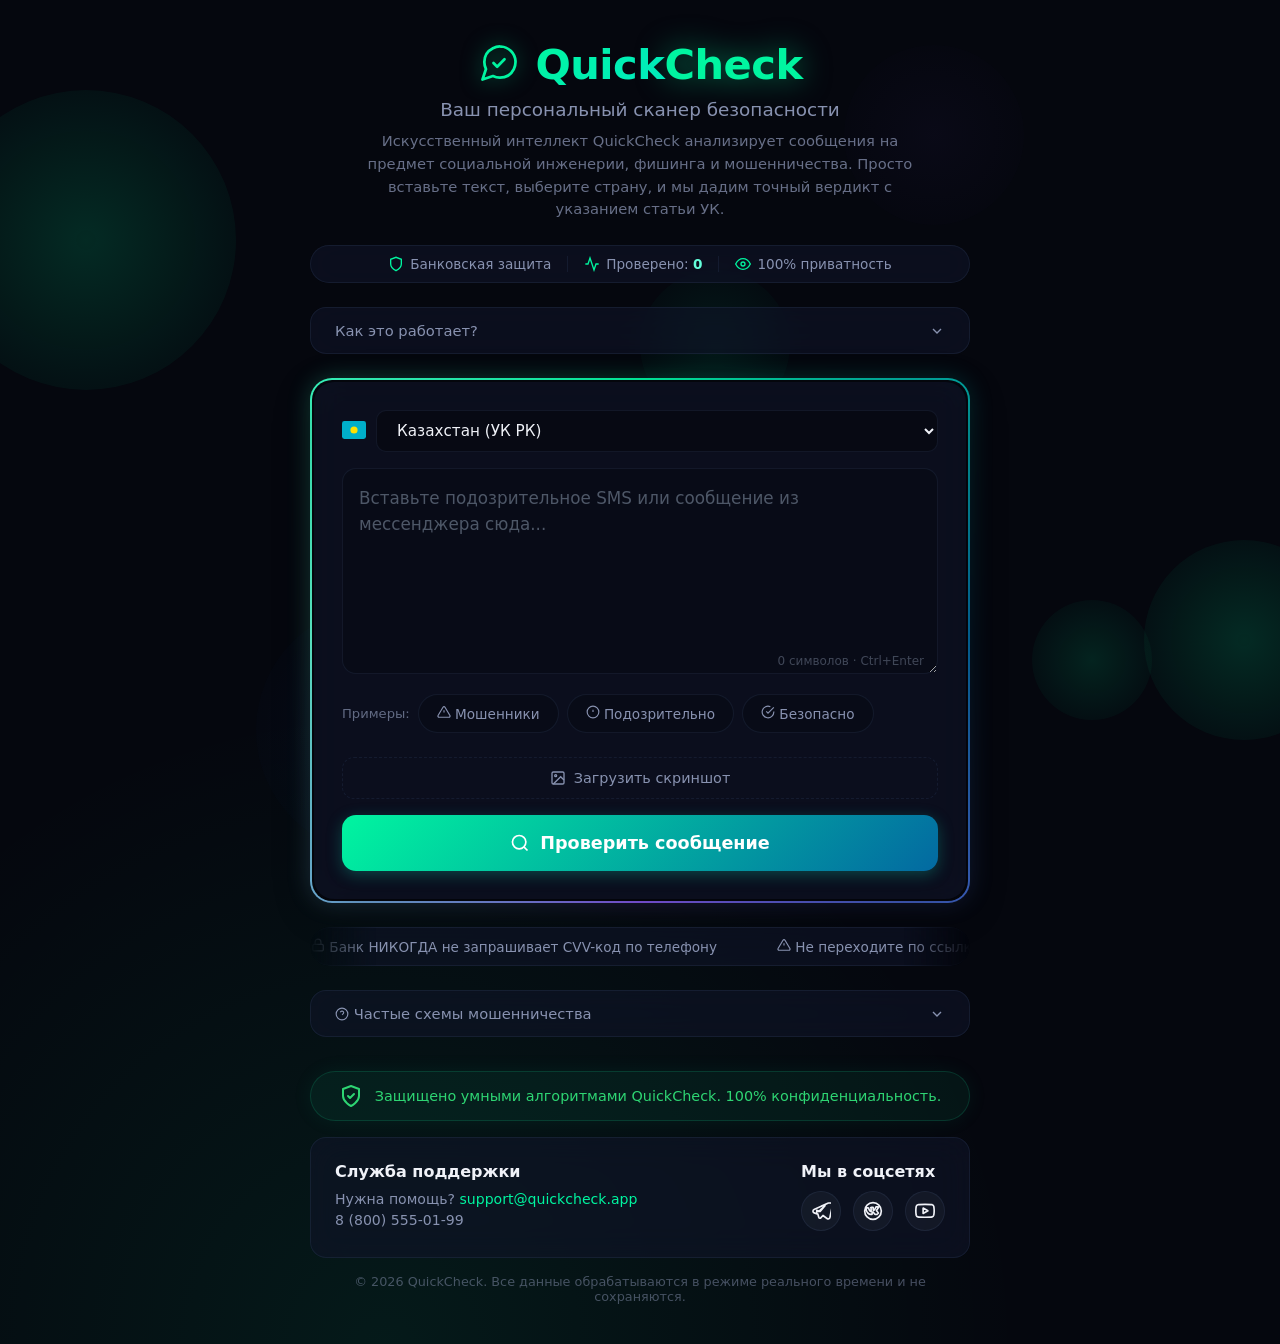
<file: index.html>
<!DOCTYPE html>
<html lang="ru">
<head>
    <meta charset="UTF-8">
    <meta name="viewport" content="width=device-width, initial-scale=1.0">
    <title>QuickCheck — Антифрод-сканер</title>
    <meta name="description" content="QuickCheck поможет защитить вас от мошенников. Вставьте подозрительное сообщение, и наш ИИ проверит его по строгим банковским правилам.">
    <link rel="stylesheet" href="style.css">
    <link rel="preconnect" href="https://fonts.googleapis.com">
    <link rel="preconnect" href="https://fonts.gstatic.com" crossorigin>
    <link href="https://fonts.googleapis.com/css2?family=Manrope:wght@400;500;600&family=Rajdhani:wght@500;600;700&family=JetBrains+Mono:wght@400;500&display=swap" rel="stylesheet">
</head>
<body>
    <!-- Animated background particles -->
    <div class="bg-particles">
        <div class="particle"></div>
        <div class="particle"></div>
        <div class="particle"></div>
        <div class="particle"></div>
        <div class="particle"></div>
        <div class="particle"></div>
    </div>

    <div class="app-container">
        <header class="header">
            <div class="logo">
                <div class="logo-icon">
                    <svg width="44" height="44" viewBox="0 0 24 24" fill="none" stroke="currentColor" stroke-width="1.5" stroke-linecap="round" stroke-linejoin="round">
                        <path d="M21 11.5a8.38 8.38 0 0 1-.9 3.8 8.5 8.5 0 0 1-7.6 4.7 8.38 8.38 0 0 1-3.8-.9L3 21l1.9-5.7a8.38 8.38 0 0 1-.9-3.8 8.5 8.5 0 0 1 4.7-7.6 8.38 8.38 0 0 1 3.8-.9h.5a8.48 8.48 0 0 1 8 8v.5z"></path>
                        <path d="M9 12l2 2 4-4"></path>
                    </svg>
                </div>
                <h1 class="logo-text">Quick<span class="accent">Check</span></h1>
            </div>
            <p class="subtitle">Ваш персональный сканер безопасности</p>
            <p class="description">Искусственный интеллект QuickCheck анализирует сообщения на предмет социальной инженерии, фишинга и мошенничества. Просто вставьте текст, выберите страну, и мы дадим точный вердикт с указанием статьи УК.</p>
        </header>

        <!-- Stats bar -->
        <div class="stats-bar">
            <div class="stat-item">
                <svg width="16" height="16" viewBox="0 0 24 24" fill="none" stroke="currentColor" stroke-width="2"><path d="M12 22s8-4 8-10V5l-8-3-8 3v7c0 6 8 10 8 10z"></path></svg>
                <span>Банковская защита</span>
            </div>
            <div class="stat-divider"></div>
            <div class="stat-item">
                <svg width="16" height="16" viewBox="0 0 24 24" fill="none" stroke="currentColor" stroke-width="2"><polyline points="22 12 18 12 15 21 9 3 6 12 2 12"></polyline></svg>
                <span>Проверено: <strong id="totalScans">0</strong></span>
            </div>
            <div class="stat-divider"></div>
            <div class="stat-item">
                <svg width="16" height="16" viewBox="0 0 24 24" fill="none" stroke="currentColor" stroke-width="2"><path d="M1 12s4-8 11-8 11 8 11 8-4 8-11 8-11-8-11-8z"></path><circle cx="12" cy="12" r="3"></circle></svg>
                <span>100% приватность</span>
            </div>
        </div>

        <!-- How it works -->
        <div class="how-it-works">
            <button class="hiw-toggle" id="hiwToggle">
                <span>Как это работает?</span>
                <svg class="hiw-arrow" width="16" height="16" viewBox="0 0 24 24" fill="none" stroke="currentColor" stroke-width="2"><polyline points="6 9 12 15 18 9"></polyline></svg>
            </button>
            <div class="hiw-content" id="hiwContent">
                <div class="hiw-steps">
                    <div class="hiw-step">
                        <div class="step-num">1</div>
                        <div class="step-body">
                            <strong>Вставьте сообщение</strong>
                            <p>Скопируйте подозрительное SMS, сообщение из WhatsApp или Telegram и вставьте в поле ввода.</p>
                        </div>
                    </div>
                    <div class="hiw-step">
                        <div class="step-num">2</div>
                        <div class="step-body">
                            <strong>ИИ анализирует</strong>
                            <p>Нейросеть проверяет текст по банковским правилам безопасности и законам вашей страны.</p>
                        </div>
                    </div>
                    <div class="hiw-step">
                        <div class="step-num">3</div>
                        <div class="step-body">
                            <strong>Получите вердикт</strong>
                            <p>Увидите чёткий результат с уровнем угрозы, статьёй УК и инструкцией к действию.</p>
                        </div>
                    </div>
                </div>
            </div>
        </div>

        <main class="main-content">
            <div class="glow-border-wrap">
            <div class="glass-panel input-section">
                <div class="settings-bar">
                    <div class="country-flag" id="countryFlag"><svg width="24" height="18" viewBox="0 0 20 15" fill="none"><rect width="20" height="15" rx="2" fill="#00AFCA"/><circle cx="10" cy="7.5" r="3" fill="#FFE100"/></svg></div>
                    <select id="countrySelect" class="custom-select">
                        <option value="РК">Казахстан (УК РК)</option>
                        <option value="РФ">Россия (УК РФ)</option>
                    </select>
                </div>
                <div class="textarea-wrapper">
                    <textarea id="messageInput" placeholder="Вставьте подозрительное SMS или сообщение из мессенджера сюда..." rows="6"></textarea>
                    <div class="char-count"><span id="charCount">0 символов</span> · Ctrl+Enter</div>
                </div>
                <div class="example-chips">
                    <span class="chip-label">Примеры:</span>
                    <button class="chip chip-danger" data-example="scam"><svg width="14" height="14" viewBox="0 0 24 24" fill="none" stroke="currentColor" stroke-width="2"><path d="M10.29 3.86L1.82 18a2 2 0 0 0 1.71 3h16.94a2 2 0 0 0 1.71-3L13.71 3.86a2 2 0 0 0-3.42 0z"></path><line x1="12" y1="9" x2="12" y2="13"></line><line x1="12" y1="17" x2="12.01" y2="17"></line></svg> Мошенники</button>
                    <button class="chip chip-warn" data-example="suspicious"><svg width="14" height="14" viewBox="0 0 24 24" fill="none" stroke="currentColor" stroke-width="2"><circle cx="12" cy="12" r="10"></circle><line x1="12" y1="8" x2="12" y2="12"></line><line x1="12" y1="16" x2="12.01" y2="16"></line></svg> Подозрительно</button>
                    <button class="chip chip-safe" data-example="safe"><svg width="14" height="14" viewBox="0 0 24 24" fill="none" stroke="currentColor" stroke-width="2"><path d="M22 11.08V12a10 10 0 1 1-5.93-9.14"></path><polyline points="22 4 12 14.01 9 11.01"></polyline></svg> Безопасно</button>
                </div>
                <div class="ocr-upload">
                    <input type="file" id="imageUpload" accept="image/*" hidden>
                    <button class="secondary-btn ocr-btn" id="ocrButton">
                        <svg width="16" height="16" viewBox="0 0 24 24" fill="none" stroke="currentColor" stroke-width="2"><rect x="3" y="3" width="18" height="18" rx="2" ry="2"></rect><circle cx="8.5" cy="8.5" r="1.5"></circle><polyline points="21 15 16 10 5 21"></polyline></svg>
                        <span>Загрузить скриншот</span>
                    </button>
                    <div id="ocrPreview" class="ocr-preview hidden"></div>
                </div>
                <button id="scanButton" class="primary-btn">
                    <svg class="btn-icon" width="20" height="20" viewBox="0 0 24 24" fill="none" stroke="currentColor" stroke-width="2"><circle cx="11" cy="11" r="8"></circle><line x1="21" y1="21" x2="16.65" y2="16.65"></line></svg>
                    <span class="btn-text">Проверить сообщение</span>
                    <span class="btn-loader hidden">
                        <svg class="spinner" viewBox="0 0 50 50">
                            <circle class="path" cx="25" cy="25" r="20" fill="none" stroke-width="5"></circle>
                        </svg>
                    </span>
                </button>
            </div>
            </div>

            <!-- Scanning animation overlay -->
            <div id="scanOverlay" class="scan-overlay hidden">
                <div class="cyber-laser"></div>
                <div class="scan-animation">
                    <div class="scan-ring"></div>
                    <div class="scan-ring ring-2"></div>
                    <div class="scan-ring ring-3"></div>
                    <svg class="scan-center-icon" width="32" height="32" viewBox="0 0 24 24" fill="none" stroke="currentColor" stroke-width="2"><path d="M12 22s8-4 8-10V5l-8-3-8 3v7c0 6 8 10 8 10z"></path></svg>
                </div>
                <p class="scan-text" id="scanText">Анализируем сообщение...</p>
                <div class="scan-steps">
                    <span class="scan-step" id="scanStep"><svg width="16" height="16" viewBox="0 0 24 24" fill="none" stroke="currentColor" stroke-width="2" style="vertical-align:-3px"><circle cx="11" cy="11" r="8"></circle><line x1="21" y1="21" x2="16.65" y2="16.65"></line></svg> Поиск признаков мошенничества...</span>
                </div>
                <div class="scan-progress">
                    <div class="scan-progress-bar"></div>
                </div>
            </div>

            <div id="resultSection" class="glass-panel result-section hidden">
                <div class="verdict-header">
                    <div class="verdict-icon" id="verdictIcon"></div>
                    <div id="verdictBadge" class="verdict-badge"></div>
                </div>
                
                <!-- Risk meter -->
                <div class="risk-meter" id="riskMeter">
                    <div class="risk-label">Уровень угрозы</div>
                    <div class="risk-bar-bg">
                        <div class="risk-bar-fill" id="riskBarFill"></div>
                    </div>
                    <div class="risk-value" id="riskValue">0%</div>
                </div>

                <div class="result-details">
                    <div class="detail-block">
                        <h3><svg width="18" height="18" viewBox="0 0 24 24" fill="none" stroke="currentColor" stroke-width="2"><circle cx="12" cy="12" r="10"></circle><line x1="12" y1="16" x2="12" y2="12"></line><line x1="12" y1="8" x2="12.01" y2="8"></line></svg> Почему такой вердикт?</h3>
                        <p id="explanationText"></p>
                    </div>
                    <div class="detail-block">
                        <h3><svg width="18" height="18" viewBox="0 0 24 24" fill="none" stroke="currentColor" stroke-width="2"><path d="M22 11.08V12a10 10 0 1 1-5.93-9.14"></path><polyline points="22 4 12 14.01 9 11.01"></polyline></svg> Что делать дальше?</h3>
                        <p id="instructionsText"></p>
                    </div>
                    <div class="detail-block" id="lawBlock">
                        <h3><svg width="18" height="18" viewBox="0 0 24 24" fill="none" stroke="currentColor" stroke-width="2"><path d="M14 2H6a2 2 0 0 0-2 2v16a2 2 0 0 0 2 2h12a2 2 0 0 0 2-2V8z"></path><polyline points="14 2 14 8 20 8"></polyline><line x1="16" y1="13" x2="8" y2="13"></line><line x1="16" y1="17" x2="8" y2="17"></line></svg> Юрисдикция</h3>
                        <p id="lawText"></p>
                    </div>
                    <div class="detail-block hidden" id="extractedBlock">
                        <h3><svg width="18" height="18" viewBox="0 0 24 24" fill="none" stroke="currentColor" stroke-width="2"><path d="M1 12s4-8 11-8 11 8 11 8-4 8-11 8-11-8-11-8z"></path><circle cx="12" cy="12" r="3"></circle></svg> Обнаружено в тексте</h3>
                        <div id="extractedContent" class="extracted-tags"></div>
                    </div>
                    <div class="detail-block hidden" id="socialEngBlock">
                        <h3><svg width="18" height="18" viewBox="0 0 24 24" fill="none" stroke="currentColor" stroke-width="2"><path d="M20 21v-2a4 4 0 0 0-4-4H8a4 4 0 0 0-4 4v2"></path><circle cx="12" cy="7" r="4"></circle></svg> Признаки социальной инженерии</h3>
                        <ul id="socialEngList" class="se-list"></ul>
                    </div>
                    <div class="detail-block hidden" id="ocrTextBlock">
                        <h3><svg width="18" height="18" viewBox="0 0 24 24" fill="none" stroke="currentColor" stroke-width="2"><rect x="3" y="3" width="18" height="18" rx="2" ry="2"></rect><circle cx="8.5" cy="8.5" r="1.5"></circle><polyline points="21 15 16 10 5 21"></polyline></svg> Распознанный текст</h3>
                        <p id="ocrTextContent" class="ocr-text-result"></p>
                    </div>
                </div>
                
                <div class="share-row">
                    <span class="share-label">Поделиться:</span>
                    <button class="share-btn share-tg" id="shareTg" title="Отправить в Telegram">
                        <svg viewBox="0 0 24 24" width="18" height="18" stroke="currentColor" stroke-width="2" fill="none"><path d="M21.198 2.433a2.242 2.242 0 0 0-1.022.215l-16.5 7.5a2.25 2.25 0 0 0 .126 4.148l4.47 1.49 1.15 4.025c.164.573.71.942 1.309.923.364-.012.71-.17.954-.437l2.67-2.923 4.88 3.6a2.25 2.25 0 0 0 3.518-1.42l3.05-14.5a2.25 2.25 0 0 0-2.605-2.62z"></path></svg>
                    </button>
                    <button class="share-btn share-wa" id="shareWa" title="Отправить в WhatsApp">
                        <svg viewBox="0 0 24 24" width="18" height="18" stroke="currentColor" stroke-width="2" fill="none"><path d="M21 11.5a8.38 8.38 0 0 1-.9 3.8 8.5 8.5 0 0 1-7.6 4.7 8.38 8.38 0 0 1-3.8-.9L3 21l1.9-5.7a8.38 8.38 0 0 1-.9-3.8 8.5 8.5 0 0 1 4.7-7.6 8.38 8.38 0 0 1 3.8-.9h.5a8.48 8.48 0 0 1 8 8v.5z"></path></svg>
                    </button>
                </div>

                <div class="result-actions">
                    <button class="secondary-btn" id="copyButton">
                        <svg width="16" height="16" viewBox="0 0 24 24" fill="none" stroke="currentColor" stroke-width="2"><rect x="9" y="9" width="13" height="13" rx="2" ry="2"></rect><path d="M5 15H4a2 2 0 0 1-2-2V4a2 2 0 0 1 2-2h9a2 2 0 0 1 2 2v1"></path></svg>
                        <span id="copyText">Скопировать</span>
                    </button>
                    <button class="secondary-btn" id="resetButton">
                        <svg width="16" height="16" viewBox="0 0 24 24" fill="none" stroke="currentColor" stroke-width="2"><polyline points="1 4 1 10 7 10"></polyline><path d="M3.51 15a9 9 0 1 0 2.13-9.36L1 10"></path></svg>
                        Новая проверка
                    </button>
                </div>
            </div>
        </main>

        <!-- History -->
        <div class="glass-panel history-section" id="historySection" style="display:none;">
            <div class="history-header">
                <h3>
                    <svg width="18" height="18" viewBox="0 0 24 24" fill="none" stroke="currentColor" stroke-width="2"><circle cx="12" cy="12" r="10"></circle><polyline points="12 6 12 12 16 14"></polyline></svg>
                    История проверок
                </h3>
                <button class="clear-history-btn" id="clearHistoryBtn">Очистить</button>
            </div>
            <div class="history-list" id="historyList"></div>
        </div>

        <!-- Safety Tips Ticker -->
        <div class="tips-ticker">
            <div class="ticker-track">
                <span class="ticker-item"><svg class="ticker-icon" width="14" height="14" viewBox="0 0 24 24" fill="none" stroke="currentColor" stroke-width="2"><rect x="3" y="11" width="18" height="11" rx="2" ry="2"></rect><path d="M7 11V7a5 5 0 0 1 10 0v4"></path></svg> Банк НИКОГДА не запрашивает CVV-код по телефону</span>
                <span class="ticker-item"><svg class="ticker-icon" width="14" height="14" viewBox="0 0 24 24" fill="none" stroke="currentColor" stroke-width="2"><path d="M10.29 3.86L1.82 18a2 2 0 0 0 1.71 3h16.94a2 2 0 0 0 1.71-3L13.71 3.86a2 2 0 0 0-3.42 0z"></path><line x1="12" y1="9" x2="12" y2="13"></line><line x1="12" y1="17" x2="12.01" y2="17"></line></svg> Не переходите по ссылкам из подозрительных SMS</span>
                <span class="ticker-item"><svg class="ticker-icon" width="14" height="14" viewBox="0 0 24 24" fill="none" stroke="currentColor" stroke-width="2"><path d="M12 22s8-4 8-10V5l-8-3-8 3v7c0 6 8 10 8 10z"></path></svg> Не сообщайте коды из SMS третьим лицам</span>
                <span class="ticker-item"><svg class="ticker-icon" width="14" height="14" viewBox="0 0 24 24" fill="none" stroke="currentColor" stroke-width="2"><path d="M22 16.92v3a2 2 0 0 1-2.18 2 19.79 19.79 0 0 1-8.63-3.07 19.5 19.5 0 0 1-6-6 19.79 19.79 0 0 1-3.07-8.67A2 2 0 0 1 4.11 2h3a2 2 0 0 1 2 1.72c.127.96.361 1.903.7 2.81a2 2 0 0 1-.45 2.11L8.09 9.91a16 16 0 0 0 6 6l1.27-1.27a2 2 0 0 1 2.11-.45c.907.339 1.85.573 2.81.7A2 2 0 0 1 22 16.92z"></path></svg> При сомнениях звоните в банк по номеру на карте</span>
                <span class="ticker-item"><svg class="ticker-icon" width="14" height="14" viewBox="0 0 24 24" fill="none" stroke="currentColor" stroke-width="2"><circle cx="12" cy="12" r="10"></circle><line x1="4.93" y1="4.93" x2="19.07" y2="19.07"></line></svg> «Безопасный счёт» — это всегда мошенничество</span>
                <span class="ticker-item"><svg class="ticker-icon" width="14" height="14" viewBox="0 0 24 24" fill="none" stroke="currentColor" stroke-width="2"><path d="M21 2l-2 2m-7.61 7.61a5.5 5.5 0 1 1-7.778 7.778 5.5 5.5 0 0 1 7.777-7.777zm0 0L15.5 7.5m0 0l3 3L22 7l-3-3m-3.5 3.5L19 4"></path></svg> Настоящий сотрудник банка знает ваше ФИО</span>
                <span class="ticker-item"><svg class="ticker-icon" width="14" height="14" viewBox="0 0 24 24" fill="none" stroke="currentColor" stroke-width="2"><rect x="3" y="11" width="18" height="11" rx="2" ry="2"></rect><path d="M7 11V7a5 5 0 0 1 10 0v4"></path></svg> Банк НИКОГДА не запрашивает CVV-код по телефону</span>
                <span class="ticker-item"><svg class="ticker-icon" width="14" height="14" viewBox="0 0 24 24" fill="none" stroke="currentColor" stroke-width="2"><path d="M10.29 3.86L1.82 18a2 2 0 0 0 1.71 3h16.94a2 2 0 0 0 1.71-3L13.71 3.86a2 2 0 0 0-3.42 0z"></path><line x1="12" y1="9" x2="12" y2="13"></line><line x1="12" y1="17" x2="12.01" y2="17"></line></svg> Не переходите по ссылкам из подозрительных SMS</span>
                <span class="ticker-item"><svg class="ticker-icon" width="14" height="14" viewBox="0 0 24 24" fill="none" stroke="currentColor" stroke-width="2"><path d="M12 22s8-4 8-10V5l-8-3-8 3v7c0 6 8 10 8 10z"></path></svg> Не сообщайте коды из SMS третьим лицам</span>
                <span class="ticker-item"><svg class="ticker-icon" width="14" height="14" viewBox="0 0 24 24" fill="none" stroke="currentColor" stroke-width="2"><path d="M22 16.92v3a2 2 0 0 1-2.18 2 19.79 19.79 0 0 1-8.63-3.07 19.5 19.5 0 0 1-6-6 19.79 19.79 0 0 1-3.07-8.67A2 2 0 0 1 4.11 2h3a2 2 0 0 1 2 1.72c.127.96.361 1.903.7 2.81a2 2 0 0 1-.45 2.11L8.09 9.91a16 16 0 0 0 6 6l1.27-1.27a2 2 0 0 1 2.11-.45c.907.339 1.85.573 2.81.7A2 2 0 0 1 22 16.92z"></path></svg> При сомнениях звоните в банк по номеру на карте</span>
                <span class="ticker-item"><svg class="ticker-icon" width="14" height="14" viewBox="0 0 24 24" fill="none" stroke="currentColor" stroke-width="2"><circle cx="12" cy="12" r="10"></circle><line x1="4.93" y1="4.93" x2="19.07" y2="19.07"></line></svg> «Безопасный счёт» — это всегда мошенничество</span>
                <span class="ticker-item"><svg class="ticker-icon" width="14" height="14" viewBox="0 0 24 24" fill="none" stroke="currentColor" stroke-width="2"><path d="M21 2l-2 2m-7.61 7.61a5.5 5.5 0 1 1-7.778 7.778 5.5 5.5 0 0 1 7.777-7.777zm0 0L15.5 7.5m0 0l3 3L22 7l-3-3m-3.5 3.5L19 4"></path></svg> Настоящий сотрудник банка знает ваше ФИО</span>
            </div>
        </div>

        <!-- FAQ -->
        <div class="how-it-works">
            <button class="hiw-toggle" id="faqToggle">
                <span><svg width="14" height="14" viewBox="0 0 24 24" fill="none" stroke="currentColor" stroke-width="2" style="vertical-align:-2px"><circle cx="12" cy="12" r="10"></circle><path d="M9.09 9a3 3 0 0 1 5.83 1c0 2-3 3-3 3"></path><line x1="12" y1="17" x2="12.01" y2="17"></line></svg> Частые схемы мошенничества</span>
                <svg class="hiw-arrow" width="16" height="16" viewBox="0 0 24 24" fill="none" stroke="currentColor" stroke-width="2"><polyline points="6 9 12 15 18 9"></polyline></svg>
            </button>
            <div class="hiw-content" id="faqContent">
                <div class="faq-list">
                    <div class="faq-item">
                        <div class="faq-icon"><svg width="22" height="22" viewBox="0 0 24 24" fill="none" stroke="var(--accent-light)" stroke-width="2"><rect x="5" y="2" width="14" height="20" rx="2" ry="2"></rect><line x1="12" y1="18" x2="12.01" y2="18"></line></svg></div>
                        <div>
                            <strong>«Ваш счёт заблокирован»</strong>
                            <p>Мошенники звонят от имени банка, сообщают о блокировке и просят перевести деньги на «безопасный счёт».</p>
                        </div>
                    </div>
                    <div class="faq-item">
                        <div class="faq-icon"><svg width="22" height="22" viewBox="0 0 24 24" fill="none" stroke="var(--accent-light)" stroke-width="2"><polyline points="20 12 20 22 4 22 4 12"></polyline><rect x="2" y="7" width="20" height="5"></rect><line x1="12" y1="22" x2="12" y2="7"></line><path d="M12 7H7.5a2.5 2.5 0 0 1 0-5C11 2 12 7 12 7z"></path><path d="M12 7h4.5a2.5 2.5 0 0 0 0-5C13 2 12 7 12 7z"></path></svg></div>
                        <div>
                            <strong>«Вы выиграли приз!»</strong>
                            <p>Сообщения о выигрыше в конкурсе, в котором вы не участвовали — это ловушка для кражи данных.</p>
                        </div>
                    </div>
                    <div class="faq-item">
                        <div class="faq-icon"><svg width="22" height="22" viewBox="0 0 24 24" fill="none" stroke="var(--accent-light)" stroke-width="2"><path d="M10 13a5 5 0 0 0 7.54.54l3-3a5 5 0 0 0-7.07-7.07l-1.72 1.71"></path><path d="M14 11a5 5 0 0 0-7.54-.54l-3 3a5 5 0 0 0 7.07 7.07l1.71-1.71"></path></svg></div>
                        <div>
                            <strong>Фишинговые ссылки</strong>
                            <p>Ссылки на поддельные сайты банков или магазинов для кражи логинов и паролей.</p>
                        </div>
                    </div>
                    <div class="faq-item">
                        <div class="faq-icon"><svg width="22" height="22" viewBox="0 0 24 24" fill="none" stroke="var(--accent-light)" stroke-width="2"><rect x="1" y="4" width="22" height="16" rx="2" ry="2"></rect><line x1="1" y1="10" x2="23" y2="10"></line></svg></div>
                        <div>
                            <strong>«Назовите код из SMS»</strong>
                            <p>Никому не сообщайте коды подтверждения — даже если звонящий представляется сотрудником банка.</p>
                        </div>
                    </div>
                </div>
            </div>
        </div>

        <footer class="footer">
            <div class="trust-badge">
                <svg width="24" height="24" viewBox="0 0 24 24" fill="none" stroke="currentColor" stroke-width="2" stroke-linecap="round" stroke-linejoin="round" class="trust-icon"><path d="M12 22s8-4 8-10V5l-8-3-8 3v7c0 6 8 10 8 10z"></path><path d="M9 12l2 2 4-4"></path></svg>
                <span>Защищено умными алгоритмами QuickCheck. 100% конфиденциальность.</span>
            </div>
            
            <div class="footer-bottom">
                <div class="support-info">
                    <h4>Служба поддержки</h4>
                    <p>Нужна помощь? <a href="#">support@quickcheck.app</a></p>
                    <p>8 (800) 555-01-99</p>
                </div>
                
                <div class="social-links">
                    <h4>Мы в соцсетях</h4>
                    <div class="social-icons">
                        <a href="#" aria-label="Telegram"><svg viewBox="0 0 24 24" width="20" height="20" stroke="currentColor" stroke-width="2" fill="none" stroke-linecap="round" stroke-linejoin="round"><path d="M21.198 2.433a2.242 2.242 0 0 0-1.022.215l-16.5 7.5a2.25 2.25 0 0 0 .126 4.148l4.47 1.49 1.15 4.025c.164.573.71.942 1.309.923.364-.012.71-.17.954-.437l2.67-2.923 4.88 3.6a2.25 2.25 0 0 0 3.518-1.42l3.05-14.5a2.25 2.25 0 0 0-2.605-2.62zM6.923 13.064l2.84-.947 7.02-6.556-5.83 7.07-4.03-1.343v1.776z"></path></svg></a>
                        <a href="#" aria-label="VK"><svg viewBox="0 0 24 24" width="20" height="20" stroke="currentColor" stroke-width="2" fill="none" stroke-linecap="round" stroke-linejoin="round"><path d="M12 2C6.477 2 2 6.477 2 12s4.477 10 10 10 10-4.477 10-10S17.523 2 12 2zm4.82 14.15l-2.02-.04c-.3 0-.6-.18-.83-.49-.78-1.05-1.57-2.05-2.04-2.31-.22-.12-.47-.16-.62-.1-.23.09-.38.31-.38.58v1.72c0 .35-.2.53-.59.58-1.63.2-3.41-.47-4.73-1.89C3.89 12.33 3.65 9 3.64 8.7c0-.28.16-.47.46-.49h1.96c.26 0 .47.16.57.4.52 1.57 1.34 2.92 2.24 3.7.19.16.4.23.57.19.17-.04.28-.2.28-.42V8.76c0-.28-.15-.46-.43-.54-.15-.04-.15-.15-.05-.27.17-.18.47-.25.9-.25h1.72c.26 0 .41.13.41.38v2.75c0 .24.16.36.37.38.22.01.48-.09.68-.28.9-.84 1.63-2.17 2-3.38.1-.33.31-.5.64-.5h2.08c.37 0 .5.2.45.47-.1.53-.59 1.44-1.28 2.37-.58.78-1.22 1.4-1.12 1.58.11.19.38.38.74.77.72.77 1.34 1.56 1.6 2.19.14.33 0 .55-.42.55z"></path></svg></a>
                        <a href="#" aria-label="YouTube"><svg viewBox="0 0 24 24" width="20" height="20" stroke="currentColor" stroke-width="2" fill="none" stroke-linecap="round" stroke-linejoin="round"><path d="M22.54 6.42a2.78 2.78 0 0 0-1.94-2C18.88 4 12 4 12 4s-6.88 0-8.6.46a2.78 2.78 0 0 0-1.94 2A29 29 0 0 0 1 11.75a29 29 0 0 0 .46 5.33A2.78 2.78 0 0 0 3.4 19c1.72.46 8.6.46 8.6.46s6.88 0 8.6-.46a2.78 2.78 0 0 0 1.94-2 29 29 0 0 0 .46-5.25 29 29 0 0 0-.46-5.33z"></path><polygon points="9.75 15.02 15.5 11.75 9.75 8.48 9.75 15.02"></polygon></svg></a>
                    </div>
                </div>
            </div>

            <p class="copyright">&copy; 2026 QuickCheck. Все данные обрабатываются в режиме реального времени и не сохраняются.</p>
        </footer>
    </div>
    <!-- Toast container -->
    <div id="toastContainer" class="toast-container"></div>
    <script src="script.js"></script>
</body>
</html>
</file>
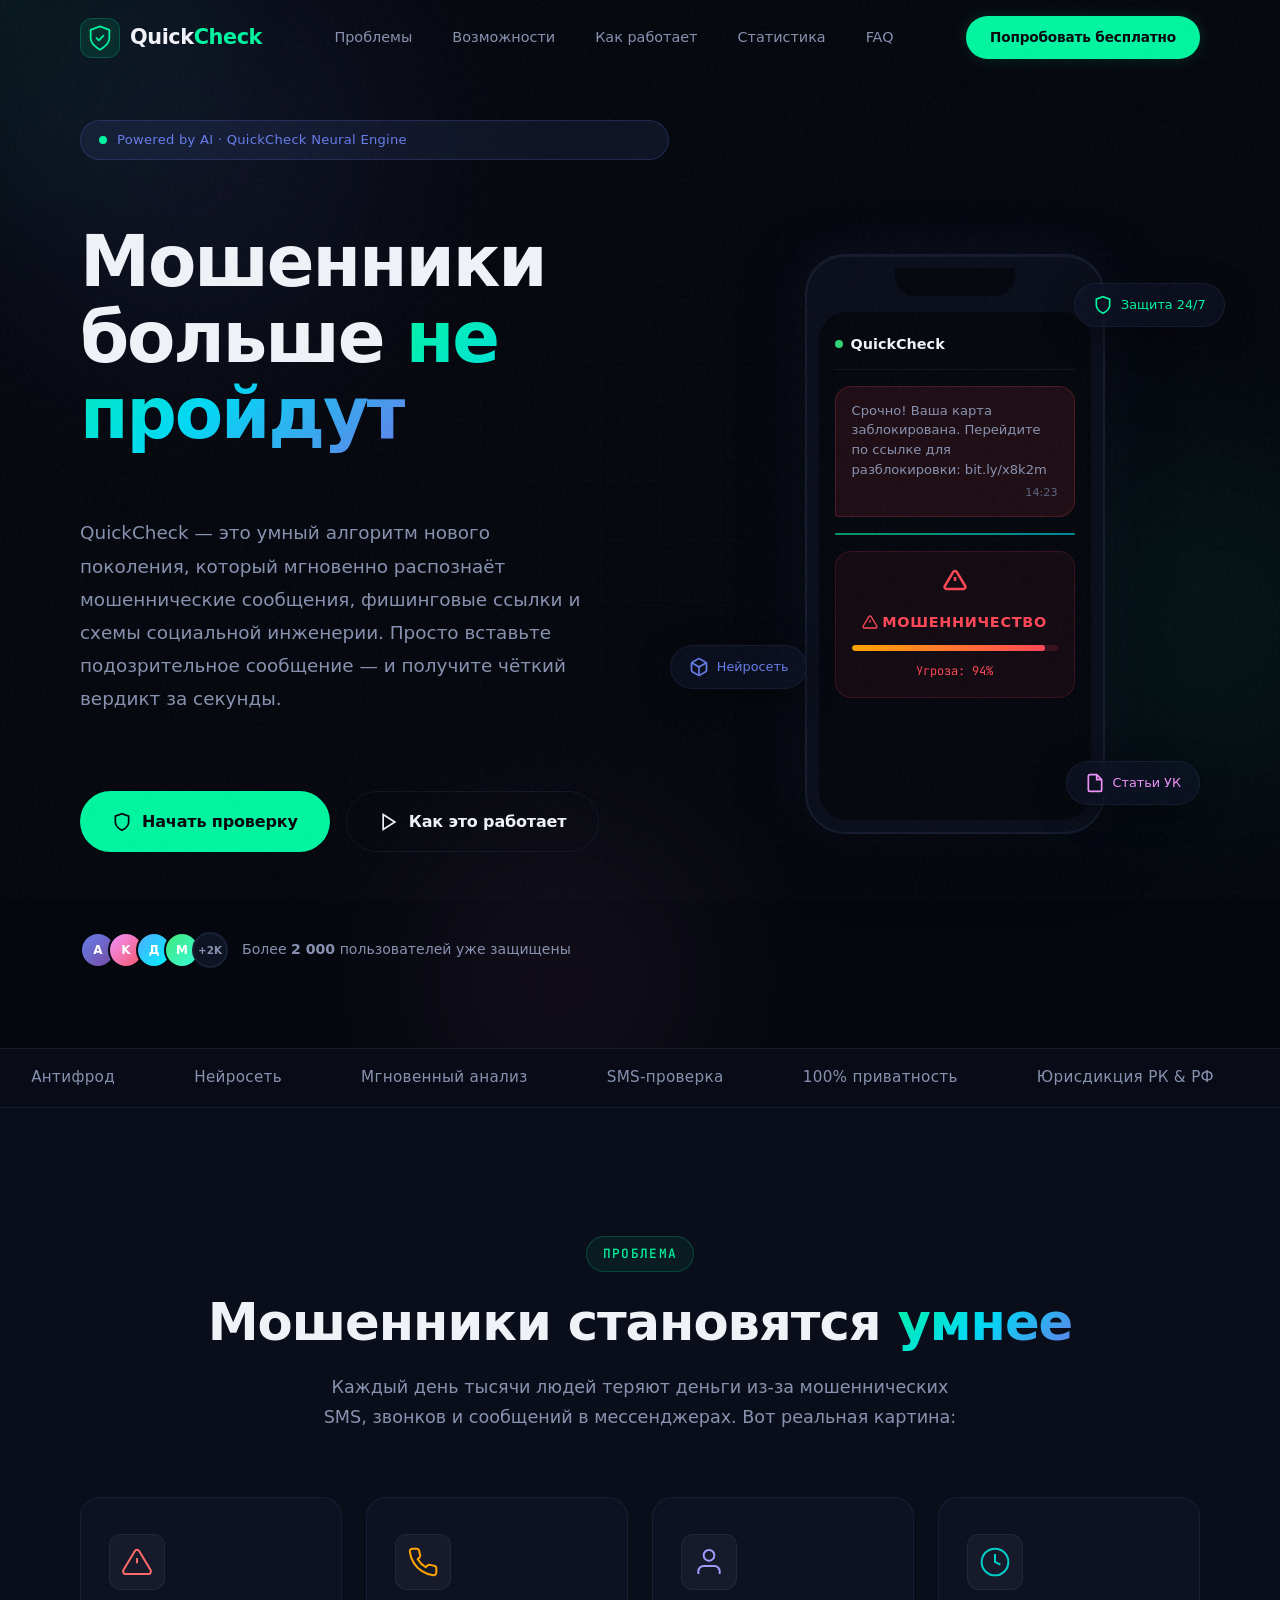
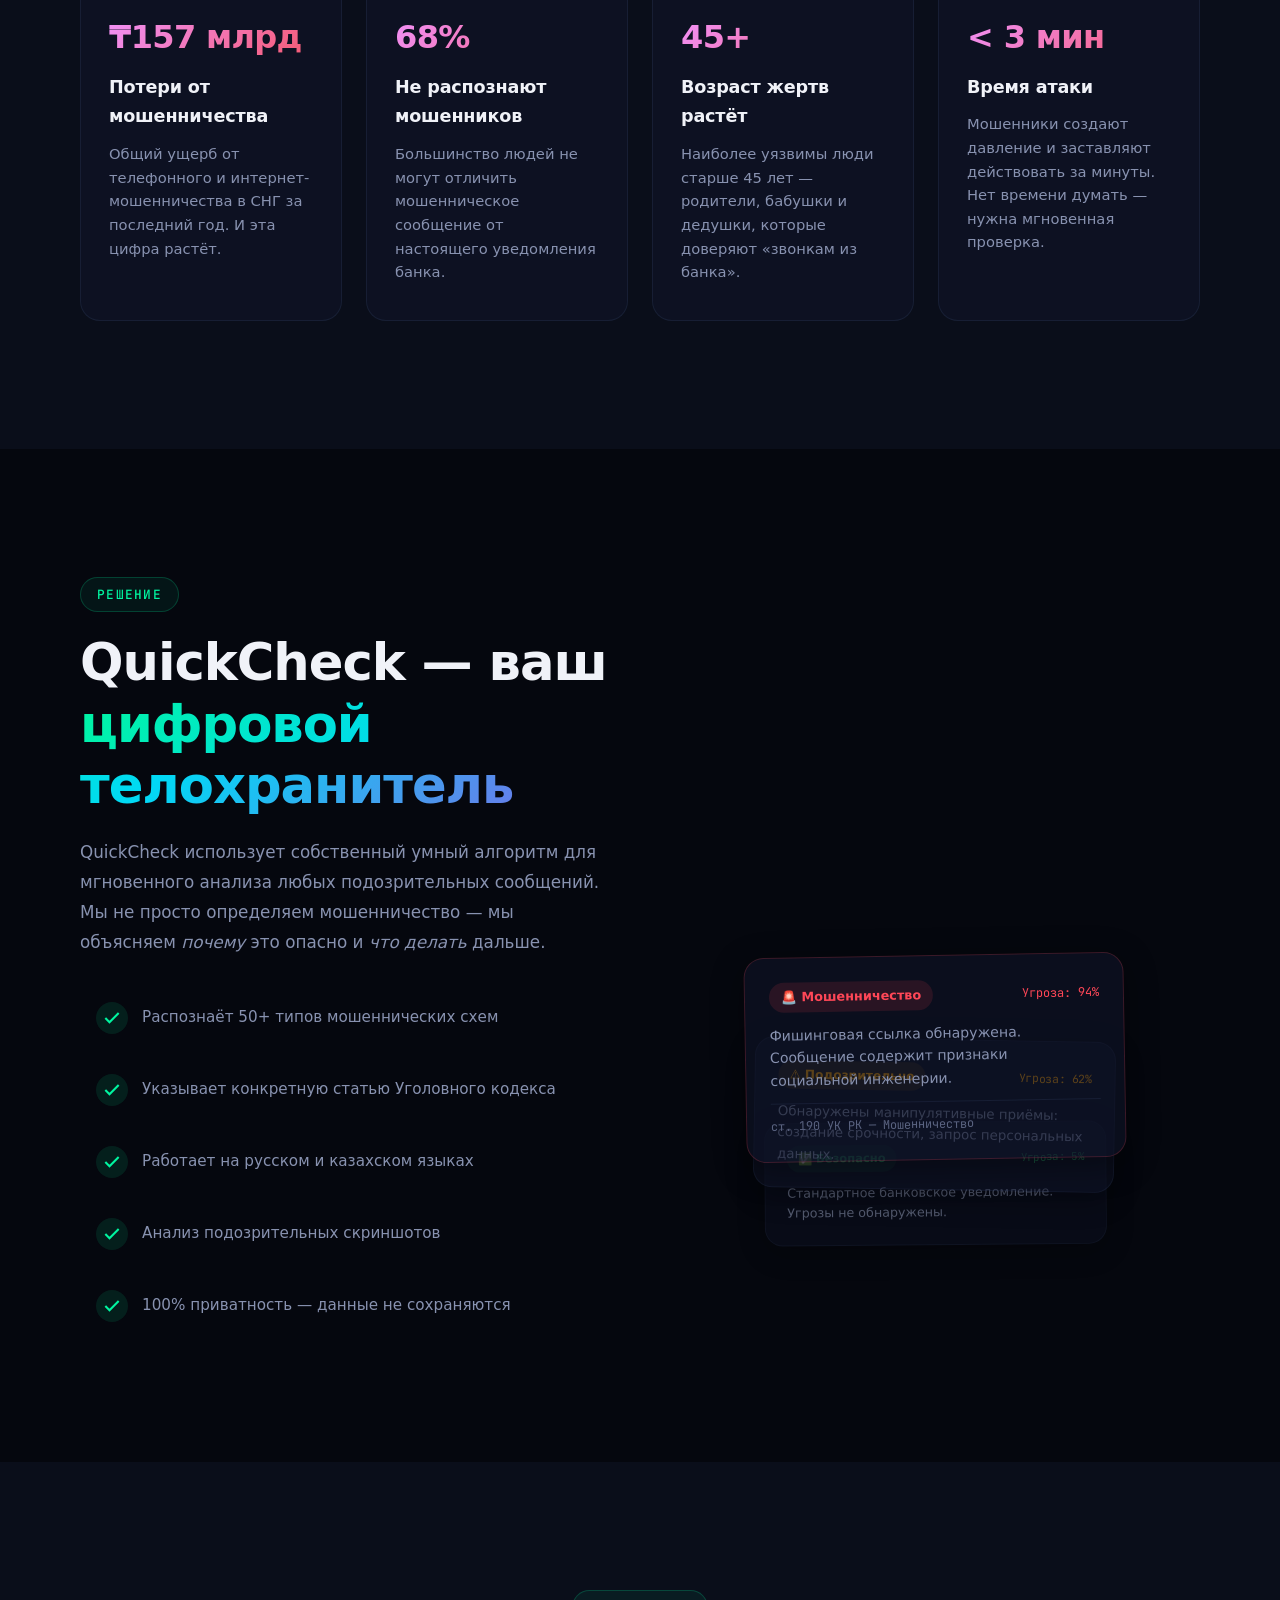
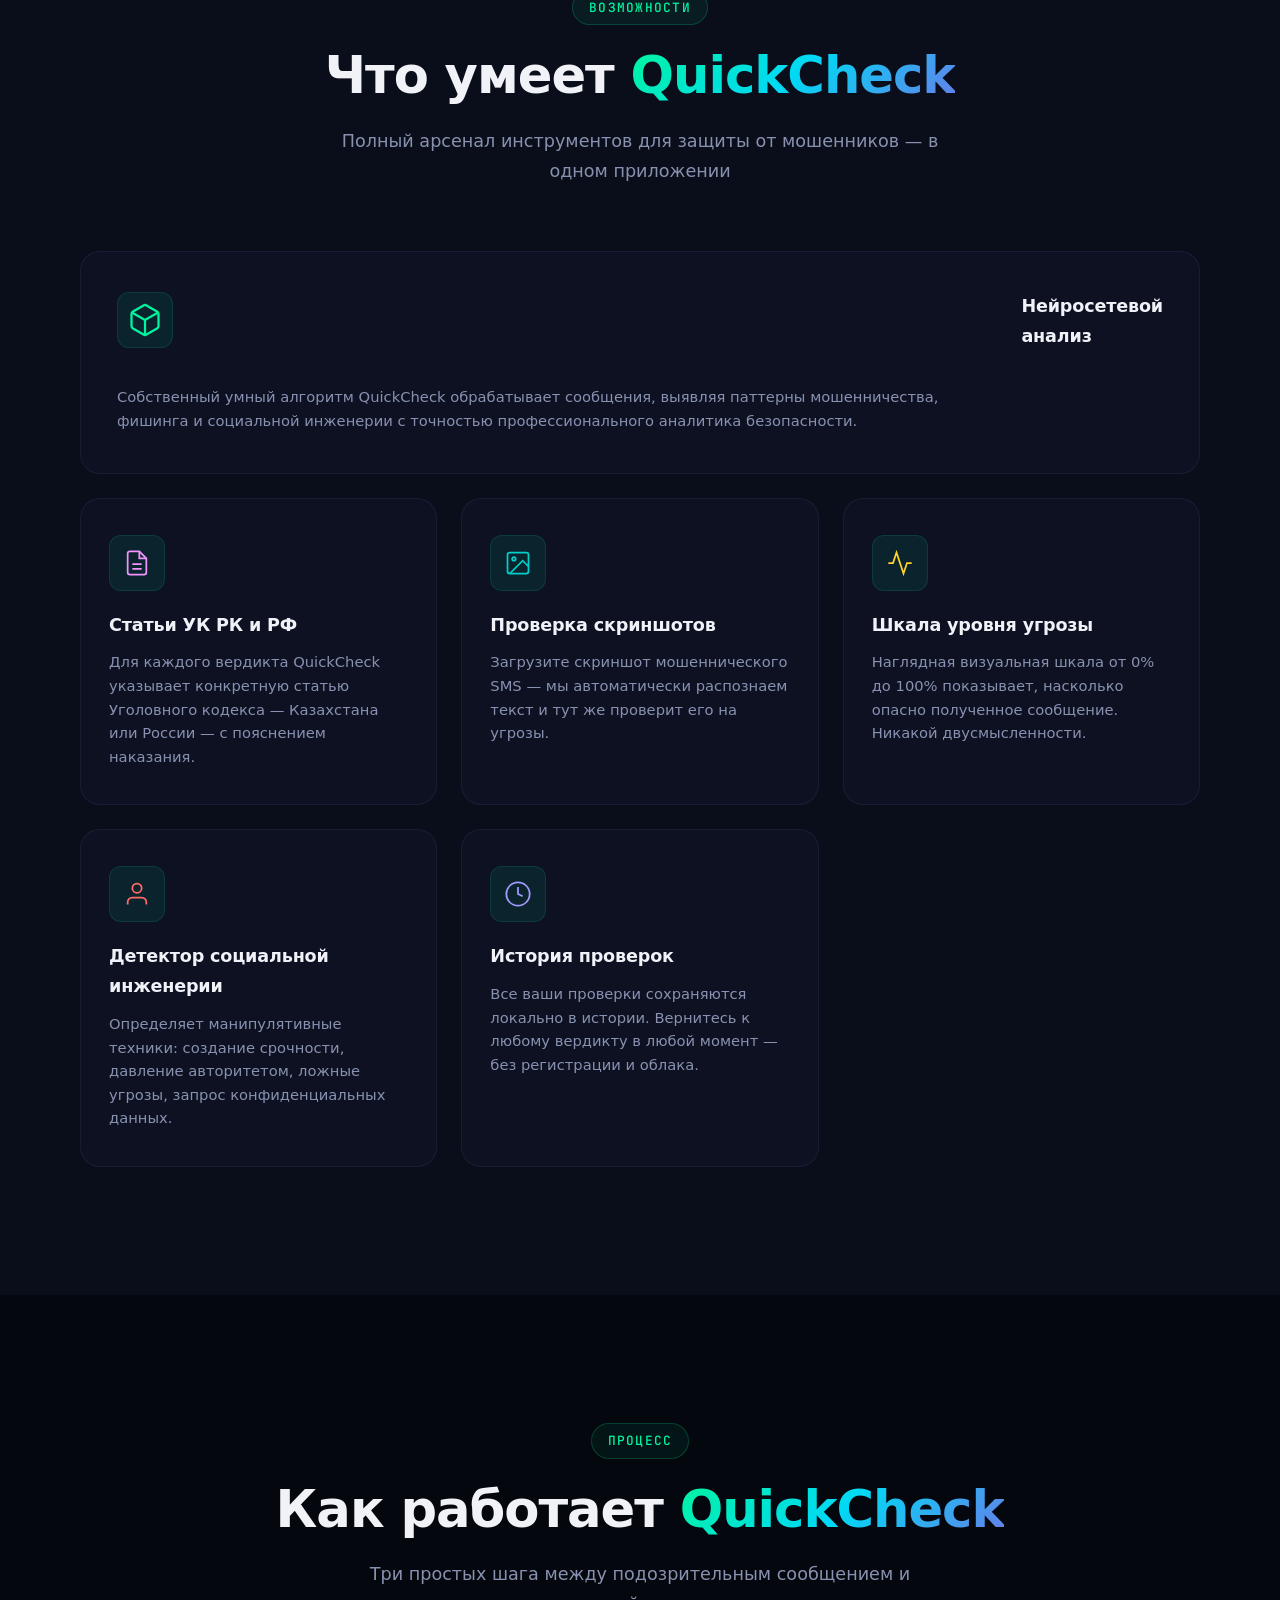
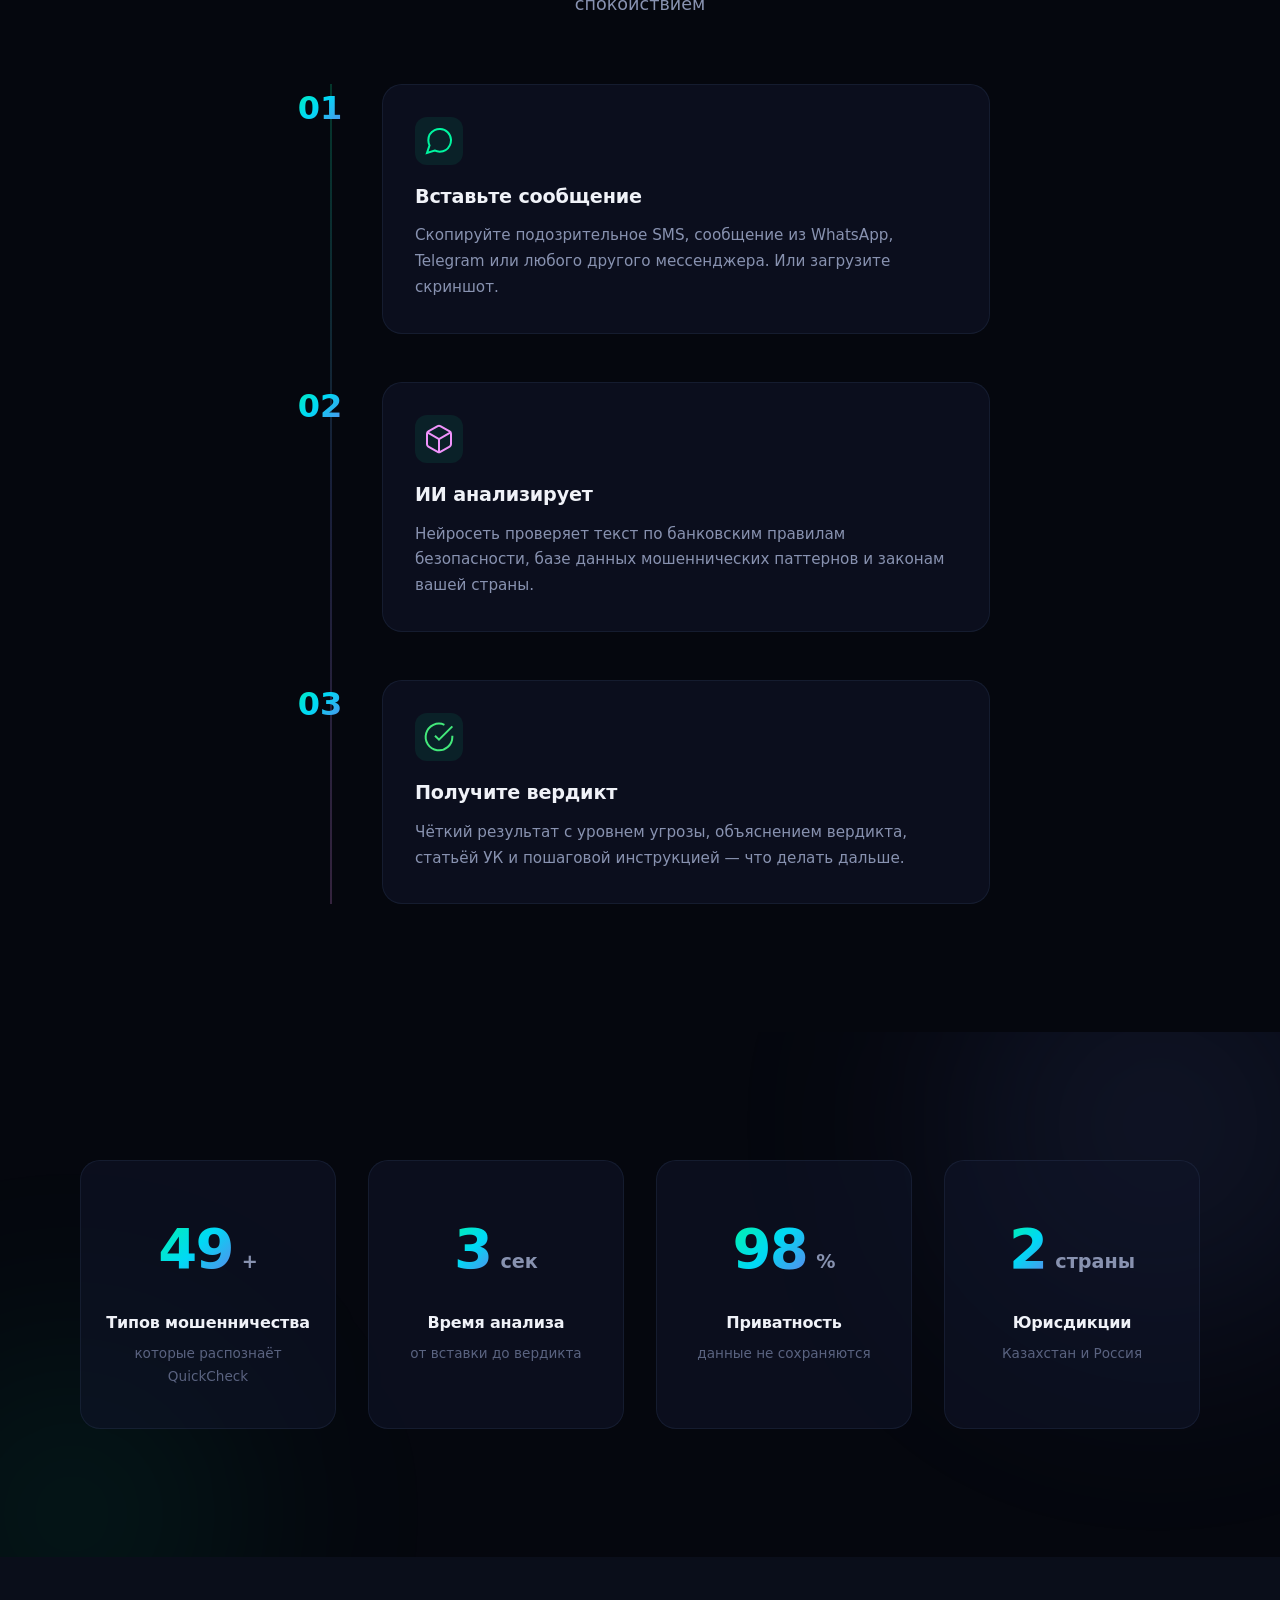
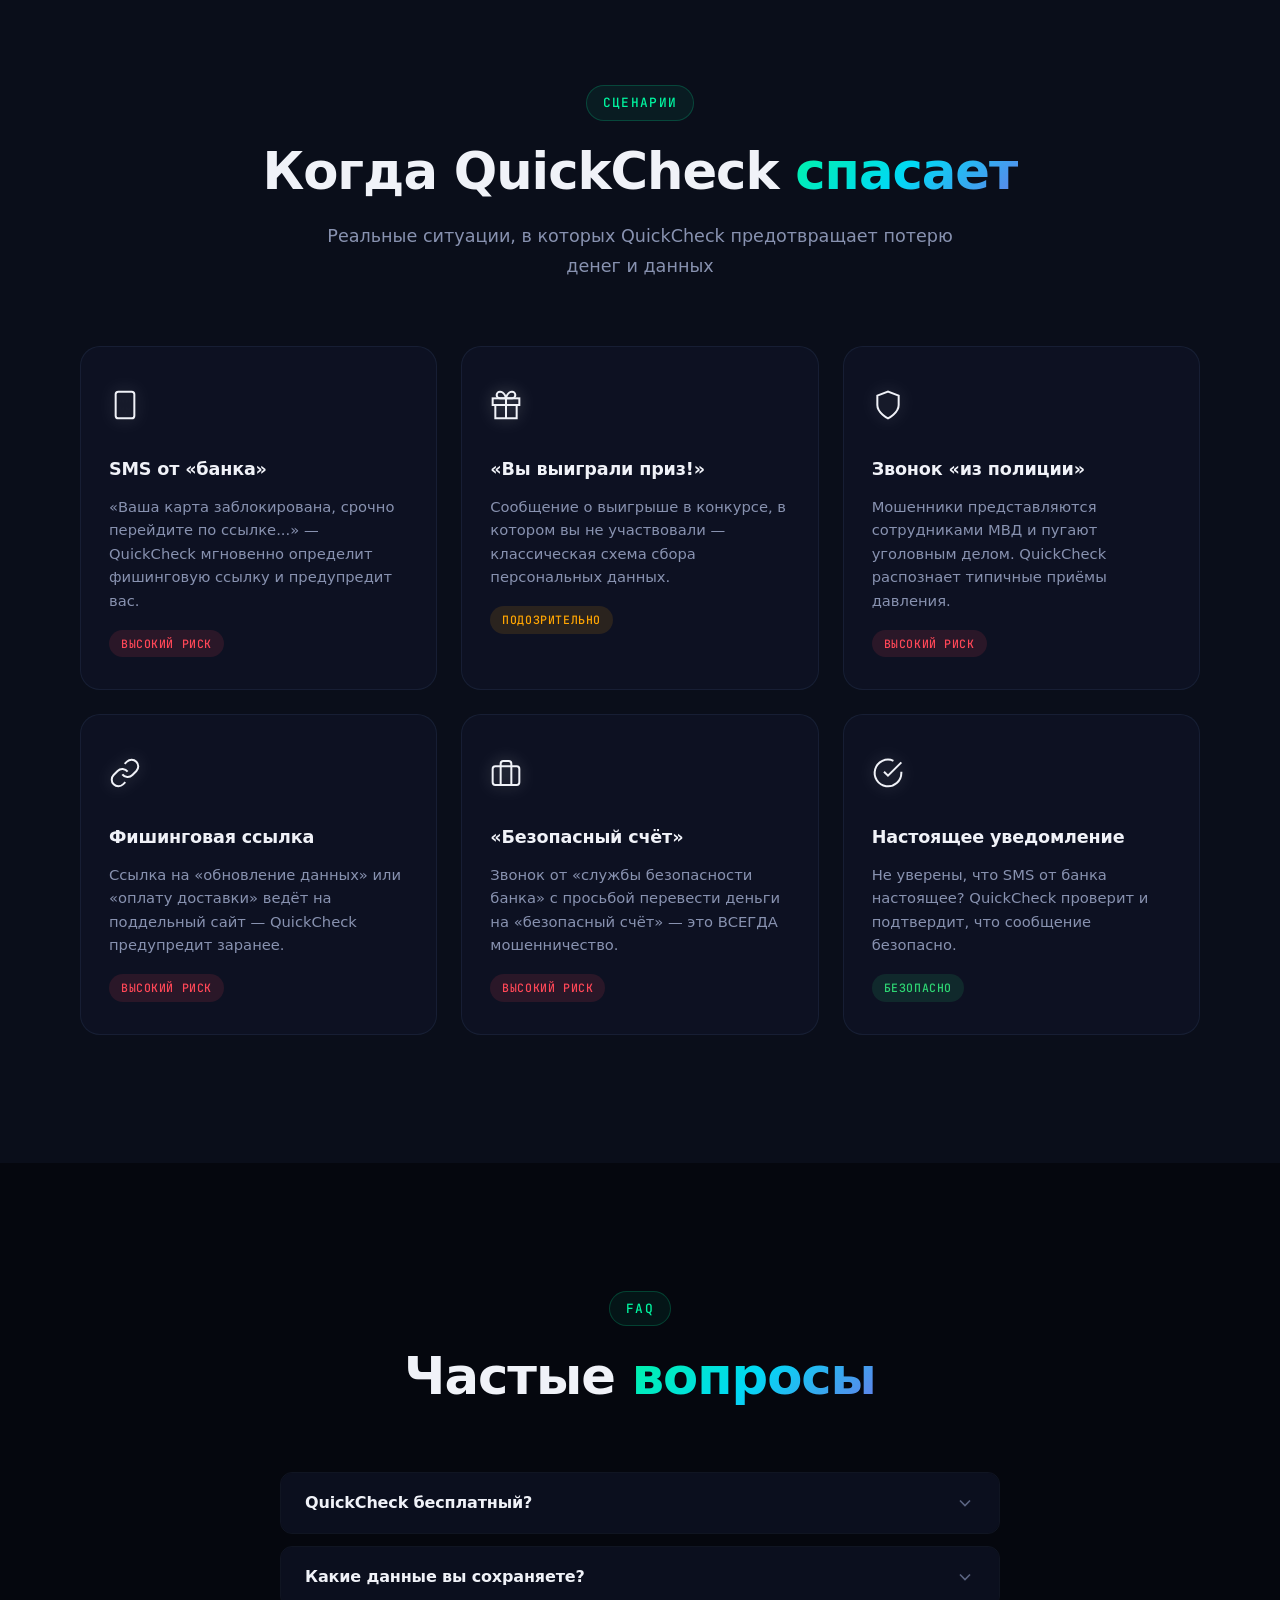
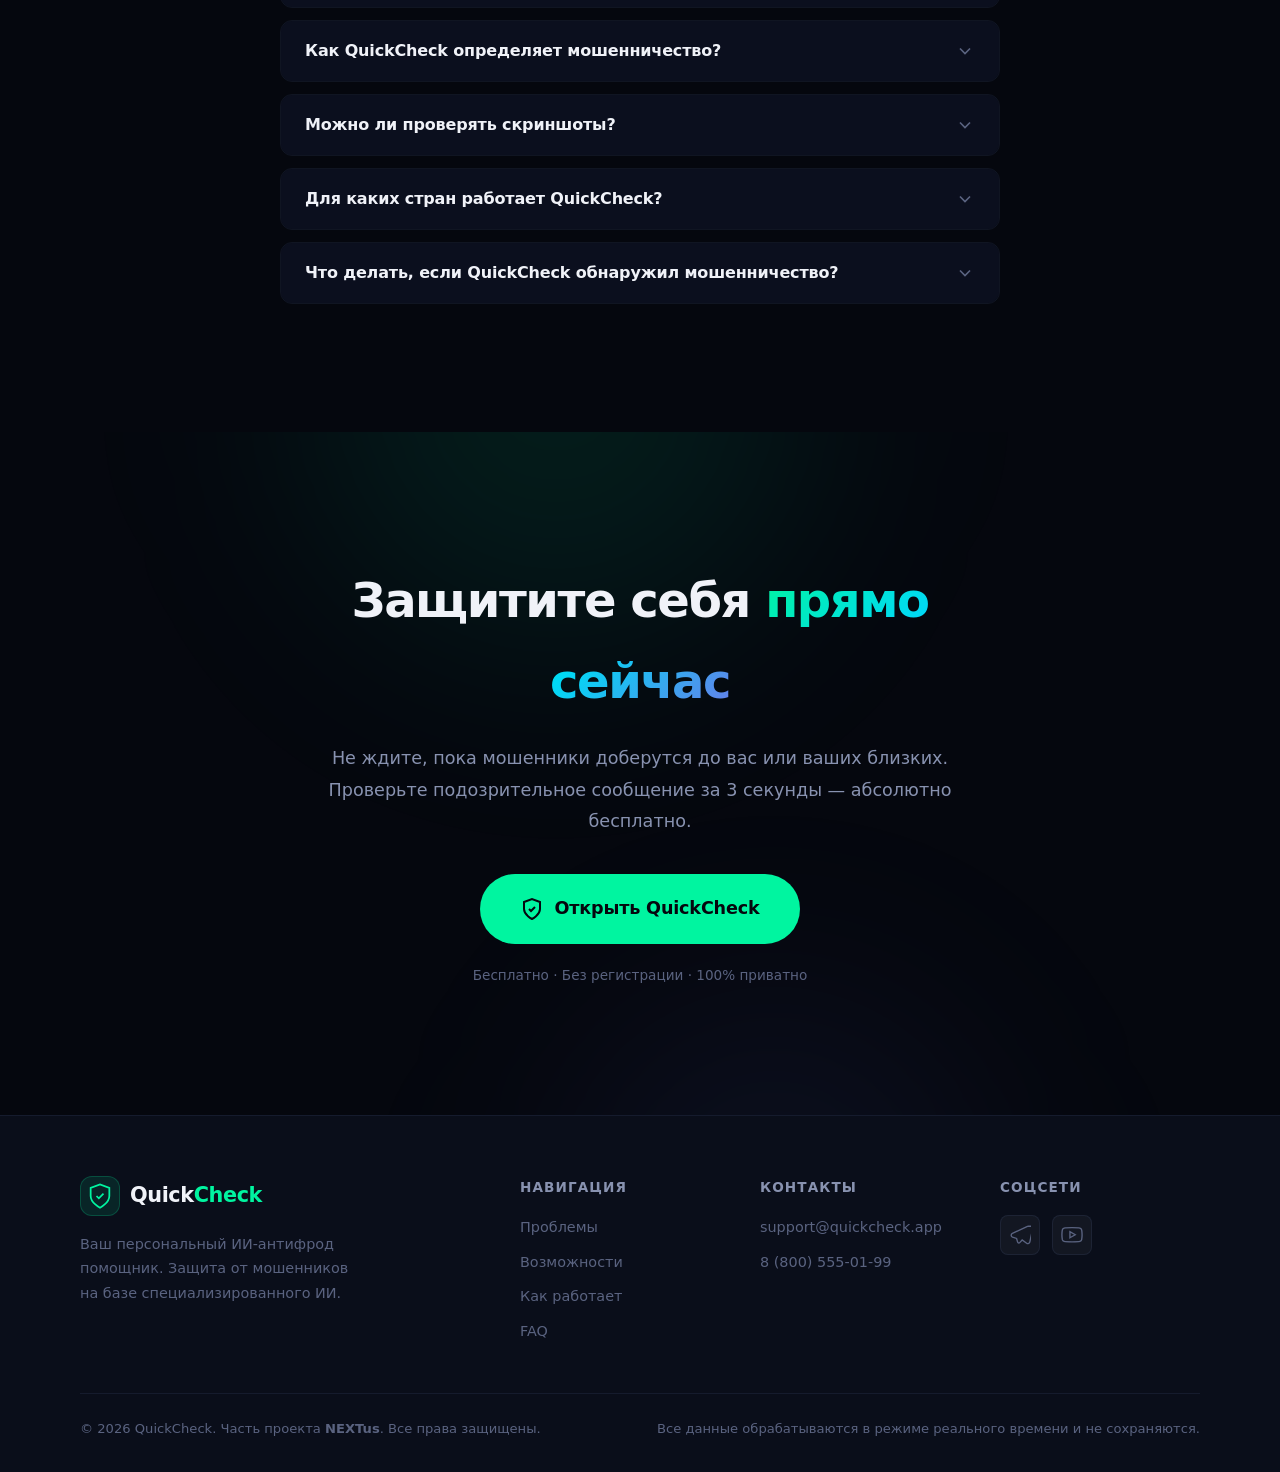
<file: landing/index.html>
<!DOCTYPE html>
<html lang="ru">
<head>
    <meta charset="UTF-8">
    <meta name="viewport" content="width=device-width, initial-scale=1.0">
    <title>QuickCheck — ИИ-защита от мошенников | Антифрод-сканер</title>
    <meta name="description" content="QuickCheck — нейросетевой сканер, который мгновенно распознаёт мошеннические сообщения, фишинг и социальную инженерию. Защитите себя и близких.">
    <meta name="keywords" content="QuickCheck, антифрод, мошенничество, фишинг, социальная инженерия, ИИ, искусственный интеллект, безопасность">
    <meta property="og:title" content="QuickCheck — ИИ-защита от мошенников">
    <meta property="og:description" content="Мгновенный анализ подозрительных сообщений. Нейросеть распознаёт мошенников за секунды.">
    <meta property="og:type" content="website">
    <link rel="preconnect" href="https://fonts.googleapis.com">
    <link rel="preconnect" href="https://fonts.gstatic.com" crossorigin>
    <link href="https://fonts.googleapis.com/css2?family=Manrope:wght@400;500;600&family=Rajdhani:wght@500;600;700&family=JetBrains+Mono:wght@400;500&display=swap" rel="stylesheet">
    <link rel="stylesheet" href="style.css">
</head>
<body>
    <!-- Cursor glow follower -->
    <div class="cursor-glow" id="cursorGlow"></div>

    <!-- Grain overlay for texture -->
    <div class="grain-overlay"></div>

    <!-- Navigation -->
    <nav class="navbar" id="navbar">
        <div class="nav-container">
            <a href="#hero" class="nav-logo">
                <div class="nav-logo-icon">
                    <svg width="28" height="28" viewBox="0 0 24 24" fill="none" stroke="currentColor" stroke-width="1.5" stroke-linecap="round" stroke-linejoin="round">
                        <path d="M12 22s8-4 8-10V5l-8-3-8 3v7c0 6 8 10 8 10z"></path>
                        <path d="M9 12l2 2 4-4"></path>
                    </svg>
                </div>
                <span class="nav-logo-text">Quick<span class="accent">Check</span></span>
            </a>
            <div class="nav-links" id="navLinks">
                <a href="#problems" class="nav-link">Проблемы</a>
                <a href="#features" class="nav-link">Возможности</a>
                <a href="#how-it-works" class="nav-link">Как работает</a>
                <a href="#stats" class="nav-link">Статистика</a>
                <a href="#faq" class="nav-link">FAQ</a>
            </div>
            <a href="#cta" class="nav-cta">Попробовать бесплатно</a>
            <button class="nav-hamburger" id="navHamburger" aria-label="Открыть меню">
                <span></span><span></span><span></span>
            </button>
        </div>
    </nav>

    <!-- Mobile menu overlay -->
    <div class="mobile-menu-overlay" id="mobileMenuOverlay">
        <div class="mobile-menu-content">
            <a href="#problems" class="mobile-menu-link">Проблемы</a>
            <a href="#features" class="mobile-menu-link">Возможности</a>
            <a href="#how-it-works" class="mobile-menu-link">Как работает</a>
            <a href="#stats" class="mobile-menu-link">Статистика</a>
            <a href="#faq" class="mobile-menu-link">FAQ</a>
            <a href="#cta" class="mobile-menu-cta">Попробовать бесплатно</a>
        </div>
    </div>

    <!-- ===== HERO SECTION ===== -->
    <section class="hero" id="hero">
        <div class="hero-bg">
            <div class="hero-orb hero-orb-1"></div>
            <div class="hero-orb hero-orb-2"></div>
            <div class="hero-orb hero-orb-3"></div>
            <div class="hero-grid"></div>
        </div>
        <div class="hero-content">
            <div class="hero-badge">
                <span class="badge-dot"></span>
                <span>Powered by AI · QuickCheck Neural Engine</span>
            </div>
            <h1 class="hero-title">
                <span class="hero-line">Мошенники</span>
                <span class="hero-line">больше <span class="gradient-text">не пройдут</span></span>
            </h1>
            <p class="hero-subtitle">
                QuickCheck — это умный алгоритм нового поколения, который мгновенно распознаёт мошеннические сообщения, фишинговые ссылки и схемы социальной инженерии. Просто вставьте подозрительное сообщение — и получите чёткий вердикт за секунды.
            </p>
            <div class="hero-actions">
                <a href="#cta" class="btn-primary">
                    <svg width="20" height="20" viewBox="0 0 24 24" fill="none" stroke="currentColor" stroke-width="2"><path d="M12 22s8-4 8-10V5l-8-3-8 3v7c0 6 8 10 8 10z"></path></svg>
                    Начать проверку
                </a>
                <a href="#how-it-works" class="btn-secondary">
                    <svg width="20" height="20" viewBox="0 0 24 24" fill="none" stroke="currentColor" stroke-width="2"><polygon points="5 3 19 12 5 21 5 3"></polygon></svg>
                    Как это работает
                </a>
            </div>
            <div class="hero-trust">
                <div class="trust-avatars">
                    <div class="trust-avatar" style="background: linear-gradient(135deg, #667eea, #764ba2);">A</div>
                    <div class="trust-avatar" style="background: linear-gradient(135deg, #f093fb, #f5576c);">K</div>
                    <div class="trust-avatar" style="background: linear-gradient(135deg, #4facfe, #00f2fe);">Д</div>
                    <div class="trust-avatar" style="background: linear-gradient(135deg, #43e97b, #38f9d7);">M</div>
                    <div class="trust-avatar trust-avatar-more">+2K</div>
                </div>
                <span class="trust-text">Более <strong>2 000</strong> пользователей уже защищены</span>
            </div>
        <div class="hero-visual">
            <div class="hero-phone">
                <div class="phone-notch"></div>
                <div class="phone-screen">
                    <div class="phone-header">
                        <span class="phone-status-dot safe"></span>
                        <span>QuickCheck</span>
                    </div>
                    <div class="phone-message incoming">
                        <p>Срочно! Ваша карта заблокирована. Перейдите по ссылке для разблокировки: bit.ly/x8k2m</p>
                        <span class="msg-time">14:23</span>
                    </div>
                    <div class="phone-scan-line"></div>
                    <div class="phone-verdict">
                        <div class="verdict-icon-anim">
                            <svg width="24" height="24" viewBox="0 0 24 24" fill="none" stroke="#ff4757" stroke-width="2.5"><path d="M10.29 3.86L1.82 18a2 2 0 0 0 1.71 3h16.94a2 2 0 0 0 1.71-3L13.71 3.86a2 2 0 0 0-3.42 0z"></path><line x1="12" y1="9" x2="12" y2="13"></line><line x1="12" y1="17" x2="12.01" y2="17"></line></svg>
                        </div>
                        <span class="verdict-label danger"><svg width="16" height="16" viewBox="0 0 24 24" fill="none" stroke="currentColor" stroke-width="2" style="vertical-align: text-bottom; margin-right: 4px;"><path d="M10.29 3.86L1.82 18a2 2 0 0 0 1.71 3h16.94a2 2 0 0 0 1.71-3L13.71 3.86a2 2 0 0 0-3.42 0z"></path><line x1="12" y1="9" x2="12" y2="13"></line><line x1="12" y1="17" x2="12.01" y2="17"></line></svg>МОШЕННИЧЕСТВО</span>
                        <div class="verdict-bar">
                            <div class="verdict-bar-fill" style="width: 94%;"></div>
                        </div>
                        <span class="verdict-percent">Угроза: 94%</span>
                    </div>
                </div>
            </div>
            <div class="floating-badge badge-shield">
                <svg width="20" height="20" viewBox="0 0 24 24" fill="none" stroke="currentColor" stroke-width="2"><path d="M12 22s8-4 8-10V5l-8-3-8 3v7c0 6 8 10 8 10z"></path></svg>
                <span>Защита 24/7</span>
            </div>
            <div class="floating-badge badge-ai">
                <svg width="20" height="20" viewBox="0 0 24 24" fill="none" stroke="currentColor" stroke-width="2"><path d="M21 16V8a2 2 0 0 0-1-1.73l-7-4a2 2 0 0 0-2 0l-7 4A2 2 0 0 0 3 8v8a2 2 0 0 0 1 1.73l7 4a2 2 0 0 0 2 0l7-4A2 2 0 0 0 21 16z"></path><polyline points="3.27 6.96 12 12.01 20.73 6.96"></polyline><line x1="12" y1="22.08" x2="12" y2="12"></line></svg>
                <span>Нейросеть</span>
            </div>
            <div class="floating-badge badge-law">
                <svg width="20" height="20" viewBox="0 0 24 24" fill="none" stroke="currentColor" stroke-width="2"><path d="M14 2H6a2 2 0 0 0-2 2v16a2 2 0 0 0 2 2h12a2 2 0 0 0 2-2V8z"></path><polyline points="14 2 14 8 20 8"></polyline></svg>
                <span>Статьи УК</span>
            </div>
        </div>
        </div>
    </section>

    <!-- ===== MARQUEE STRIP ===== -->
    <div class="marquee-strip">
        <div class="marquee-track">
            <span class="marquee-item"><svg width="18" height="18" viewBox="0 0 24 24" fill="none" stroke="currentColor" stroke-width="2"><path d="M12 22s8-4 8-10V5l-8-3-8 3v7c0 6 8 10 8 10z"></path></svg> Антифрод</span>
            <span class="marquee-item"><svg width="18" height="18" viewBox="0 0 24 24" fill="none" stroke="currentColor" stroke-width="2"><rect x="3" y="11" width="18" height="10" rx="2"></rect><circle cx="12" cy="5" r="2"></circle><line x1="12" y1="7" x2="12" y2="11"></line><circle cx="9" cy="16" r="1"></circle><circle cx="15" cy="16" r="1"></circle></svg> Нейросеть</span>
            <span class="marquee-item"><svg width="18" height="18" viewBox="0 0 24 24" fill="none" stroke="currentColor" stroke-width="2"><polygon points="13 2 3 14 12 14 11 22 21 10 12 10 13 2"></polygon></svg> Мгновенный анализ</span>
            <span class="marquee-item"><svg width="18" height="18" viewBox="0 0 24 24" fill="none" stroke="currentColor" stroke-width="2"><rect x="5" y="2" width="14" height="20" rx="2" ry="2"></rect><line x1="12" y1="18" x2="12.01" y2="18"></line></svg> SMS-проверка</span>
            <span class="marquee-item"><svg width="18" height="18" viewBox="0 0 24 24" fill="none" stroke="currentColor" stroke-width="2"><rect x="3" y="11" width="18" height="11" rx="2" ry="2"></rect><path d="M7 11V7a5 5 0 0 1 10 0v4"></path></svg> 100% приватность</span>
            <span class="marquee-item"><svg width="18" height="18" viewBox="0 0 24 24" fill="none" stroke="currentColor" stroke-width="2"><path d="M14 2H6a2 2 0 0 0-2 2v16a2 2 0 0 0 2 2h12a2 2 0 0 0 2-2V8z"></path><polyline points="14 2 14 8 20 8"></polyline></svg> Юрисдикция РК & РФ</span>
            <span class="marquee-item"><svg width="18" height="18" viewBox="0 0 24 24" fill="none" stroke="currentColor" stroke-width="2"><circle cx="12" cy="12" r="10"></circle><circle cx="12" cy="12" r="6"></circle><circle cx="12" cy="12" r="2"></circle></svg> Чтение скриншотов</span>
            <span class="marquee-item"><svg width="18" height="18" viewBox="0 0 24 24" fill="none" stroke="currentColor" stroke-width="2"><line x1="18" y1="20" x2="18" y2="10"></line><line x1="12" y1="20" x2="12" y2="4"></line><line x1="6" y1="20" x2="6" y2="14"></line></svg> Уровень угрозы</span>
            <span class="marquee-item"><svg width="18" height="18" viewBox="0 0 24 24" fill="none" stroke="currentColor" stroke-width="2"><path d="M12 22s8-4 8-10V5l-8-3-8 3v7c0 6 8 10 8 10z"></path></svg> Антифрод</span>
            <span class="marquee-item"><svg width="18" height="18" viewBox="0 0 24 24" fill="none" stroke="currentColor" stroke-width="2"><rect x="3" y="11" width="18" height="10" rx="2"></rect><circle cx="12" cy="5" r="2"></circle><line x1="12" y1="7" x2="12" y2="11"></line><circle cx="9" cy="16" r="1"></circle><circle cx="15" cy="16" r="1"></circle></svg> Нейросеть</span>
            <span class="marquee-item"><svg width="18" height="18" viewBox="0 0 24 24" fill="none" stroke="currentColor" stroke-width="2"><polygon points="13 2 3 14 12 14 11 22 21 10 12 10 13 2"></polygon></svg> Мгновенный анализ</span>
            <span class="marquee-item"><svg width="18" height="18" viewBox="0 0 24 24" fill="none" stroke="currentColor" stroke-width="2"><rect x="5" y="2" width="14" height="20" rx="2" ry="2"></rect><line x1="12" y1="18" x2="12.01" y2="18"></line></svg> SMS-проверка</span>
            <span class="marquee-item"><svg width="18" height="18" viewBox="0 0 24 24" fill="none" stroke="currentColor" stroke-width="2"><rect x="3" y="11" width="18" height="11" rx="2" ry="2"></rect><path d="M7 11V7a5 5 0 0 1 10 0v4"></path></svg> 100% приватность</span>
            <span class="marquee-item"><svg width="18" height="18" viewBox="0 0 24 24" fill="none" stroke="currentColor" stroke-width="2"><path d="M14 2H6a2 2 0 0 0-2 2v16a2 2 0 0 0 2 2h12a2 2 0 0 0 2-2V8z"></path><polyline points="14 2 14 8 20 8"></polyline></svg> Юрисдикция РК & РФ</span>
            <span class="marquee-item"><svg width="18" height="18" viewBox="0 0 24 24" fill="none" stroke="currentColor" stroke-width="2"><circle cx="12" cy="12" r="10"></circle><circle cx="12" cy="12" r="6"></circle><circle cx="12" cy="12" r="2"></circle></svg> Чтение скриншотов</span>
            <span class="marquee-item"><svg width="18" height="18" viewBox="0 0 24 24" fill="none" stroke="currentColor" stroke-width="2"><line x1="18" y1="20" x2="18" y2="10"></line><line x1="12" y1="20" x2="12" y2="4"></line><line x1="6" y1="20" x2="6" y2="14"></line></svg> Уровень угрозы</span>
        </div>
    </div>

    <!-- ===== PROBLEMS SECTION ===== -->
    <section class="section problems" id="problems">
        <div class="section-container">
            <div class="section-header">
                <span class="section-tag">Проблема</span>
                <h2 class="section-title">Мошенники становятся <span class="gradient-text">умнее</span></h2>
                <p class="section-desc">Каждый день тысячи людей теряют деньги из-за мошеннических SMS, звонков и сообщений в мессенджерах. Вот реальная картина:</p>
            </div>

            <div class="problems-grid">
                <div class="problem-card" data-aos="fade-up">
                    <div class="problem-icon" style="--accent: #ff6b6b;">
                        <svg width="32" height="32" viewBox="0 0 24 24" fill="none" stroke="currentColor" stroke-width="1.5"><path d="M10.29 3.86L1.82 18a2 2 0 0 0 1.71 3h16.94a2 2 0 0 0 1.71-3L13.71 3.86a2 2 0 0 0-3.42 0z"></path><line x1="12" y1="9" x2="12" y2="13"></line><line x1="12" y1="17" x2="12.01" y2="17"></line></svg>
                    </div>
                    <div class="problem-stat">₸157 млрд</div>
                    <h3>Потери от мошенничества</h3>
                    <p>Общий ущерб от телефонного и интернет-мошенничества в СНГ за последний год. И эта цифра растёт.</p>
                </div>
                <div class="problem-card" data-aos="fade-up" data-aos-delay="100">
                    <div class="problem-icon" style="--accent: #ffa502;">
                        <svg width="32" height="32" viewBox="0 0 24 24" fill="none" stroke="currentColor" stroke-width="1.5"><path d="M22 16.92v3a2 2 0 0 1-2.18 2 19.79 19.79 0 0 1-8.63-3.07 19.5 19.5 0 0 1-6-6 19.79 19.79 0 0 1-3.07-8.67A2 2 0 0 1 4.11 2h3a2 2 0 0 1 2 1.72c.127.96.361 1.903.7 2.81a2 2 0 0 1-.45 2.11L8.09 9.91a16 16 0 0 0 6 6l1.27-1.27a2 2 0 0 1 2.11-.45c.907.339 1.85.573 2.81.7A2 2 0 0 1 22 16.92z"></path></svg>
                    </div>
                    <div class="problem-stat">68%</div>
                    <h3>Не распознают мошенников</h3>
                    <p>Большинство людей не могут отличить мошенническое сообщение от настоящего уведомления банка.</p>
                </div>
                <div class="problem-card" data-aos="fade-up" data-aos-delay="200">
                    <div class="problem-icon" style="--accent: #a29bfe;">
                        <svg width="32" height="32" viewBox="0 0 24 24" fill="none" stroke="currentColor" stroke-width="1.5"><path d="M20 21v-2a4 4 0 0 0-4-4H8a4 4 0 0 0-4 4v2"></path><circle cx="12" cy="7" r="4"></circle></svg>
                    </div>
                    <div class="problem-stat">45+</div>
                    <h3>Возраст жертв растёт</h3>
                    <p>Наиболее уязвимы люди старше 45 лет — родители, бабушки и дедушки, которые доверяют «звонкам из банка».</p>
                </div>
                <div class="problem-card" data-aos="fade-up" data-aos-delay="300">
                    <div class="problem-icon" style="--accent: #00cec9;">
                        <svg width="32" height="32" viewBox="0 0 24 24" fill="none" stroke="currentColor" stroke-width="1.5"><circle cx="12" cy="12" r="10"></circle><polyline points="12 6 12 12 16 14"></polyline></svg>
                    </div>
                    <div class="problem-stat">< 3 мин</div>
                    <h3>Время атаки</h3>
                    <p>Мошенники создают давление и заставляют действовать за минуты. Нет времени думать — нужна мгновенная проверка.</p>
                </div>
            </div>
        </div>
    </section>

    <!-- ===== SOLUTION SECTION ===== -->
    <section class="section solution" id="solution">
        <div class="section-container">
            <div class="solution-layout">
                <div class="solution-text">
                    <span class="section-tag">Решение</span>
                    <h2 class="section-title">QuickCheck — ваш <span class="gradient-text">цифровой телохранитель</span></h2>
                    <p class="solution-desc">
                        QuickCheck использует собственный умный алгоритм для мгновенного анализа любых подозрительных сообщений. 
                        Мы не просто определяем мошенничество — мы объясняем <em>почему</em> это опасно и <em>что делать</em> дальше.
                    </p>
                    <div class="solution-checks">
                        <div class="check-item">
                            <div class="check-icon">
                                <svg width="20" height="20" viewBox="0 0 24 24" fill="none" stroke="currentColor" stroke-width="2.5"><polyline points="20 6 9 17 4 12"></polyline></svg>
                            </div>
                            <span>Распознаёт 50+ типов мошеннических схем</span>
                        </div>
                        <div class="check-item">
                            <div class="check-icon">
                                <svg width="20" height="20" viewBox="0 0 24 24" fill="none" stroke="currentColor" stroke-width="2.5"><polyline points="20 6 9 17 4 12"></polyline></svg>
                            </div>
                            <span>Указывает конкретную статью Уголовного кодекса</span>
                        </div>
                        <div class="check-item">
                            <div class="check-icon">
                                <svg width="20" height="20" viewBox="0 0 24 24" fill="none" stroke="currentColor" stroke-width="2.5"><polyline points="20 6 9 17 4 12"></polyline></svg>
                            </div>
                            <span>Работает на русском и казахском языках</span>
                        </div>
                        <div class="check-item">
                            <div class="check-icon">
                                <svg width="20" height="20" viewBox="0 0 24 24" fill="none" stroke="currentColor" stroke-width="2.5"><polyline points="20 6 9 17 4 12"></polyline></svg>
                            </div>
                            <span>Анализ подозрительных скриншотов</span>
                        </div>
                        <div class="check-item">
                            <div class="check-icon">
                                <svg width="20" height="20" viewBox="0 0 24 24" fill="none" stroke="currentColor" stroke-width="2.5"><polyline points="20 6 9 17 4 12"></polyline></svg>
                            </div>
                            <span>100% приватность — данные не сохраняются</span>
                        </div>
                    </div>
                </div>
                <div class="solution-visual">
                    <div class="solution-card-stack">
                        <div class="sol-card sol-card-1">
                            <div class="sol-card-header">
                                <span class="sol-badge danger">🚨 Мошенничество</span>
                                <span class="sol-threat">Угроза: 94%</span>
                            </div>
                            <p>Фишинговая ссылка обнаружена. Сообщение содержит признаки социальной инженерии.</p>
                            <div class="sol-card-footer">
                                <span>ст. 190 УК РК — Мошенничество</span>
                            </div>
                        </div>
                        <div class="sol-card sol-card-2">
                            <div class="sol-card-header">
                                <span class="sol-badge warning">⚠️ Подозрительно</span>
                                <span class="sol-threat warn">Угроза: 62%</span>
                            </div>
                            <p>Обнаружены манипулятивные приёмы: создание срочности, запрос персональных данных.</p>
                        </div>
                        <div class="sol-card sol-card-3">
                            <div class="sol-card-header">
                                <span class="sol-badge safe">✅ Безопасно</span>
                                <span class="sol-threat safe-t">Угроза: 5%</span>
                            </div>
                            <p>Стандартное банковское уведомление. Угрозы не обнаружены.</p>
                        </div>
                    </div>
                </div>
            </div>
        </div>
    </section>

    <!-- ===== FEATURES SECTION ===== -->
    <section class="section features" id="features">
        <div class="section-container">
            <div class="section-header">
                <span class="section-tag">Возможности</span>
                <h2 class="section-title">Что умеет <span class="gradient-text">QuickCheck</span></h2>
                <p class="section-desc">Полный арсенал инструментов для защиты от мошенников — в одном приложении</p>
            </div>

            <div class="features-grid">
                <div class="feature-card feature-large" data-aos="fade-up">
                    <div class="feature-glow"></div>
                    <div class="feature-icon-wrap">
                        <svg width="36" height="36" viewBox="0 0 24 24" fill="none" stroke="currentColor" stroke-width="1.5"><path d="M21 16V8a2 2 0 0 0-1-1.73l-7-4a2 2 0 0 0-2 0l-7 4A2 2 0 0 0 3 8v8a2 2 0 0 0 1 1.73l7 4a2 2 0 0 0 2 0l7-4A2 2 0 0 0 21 16z"></path><polyline points="3.27 6.96 12 12.01 20.73 6.96"></polyline><line x1="12" y1="22.08" x2="12" y2="12"></line></svg>
                    </div>
                    <h3>Нейросетевой анализ</h3>
                    <p>Собственный умный алгоритм QuickCheck обрабатывает сообщения, выявляя паттерны мошенничества, фишинга и социальной инженерии с точностью профессионального аналитика безопасности.</p>
                </div>

                <div class="feature-card" data-aos="fade-up" data-aos-delay="100">
                    <div class="feature-glow"></div>
                    <div class="feature-icon-wrap" style="--feat-color: #f093fb;">
                        <svg width="28" height="28" viewBox="0 0 24 24" fill="none" stroke="currentColor" stroke-width="1.5"><path d="M14 2H6a2 2 0 0 0-2 2v16a2 2 0 0 0 2 2h12a2 2 0 0 0 2-2V8z"></path><polyline points="14 2 14 8 20 8"></polyline><line x1="16" y1="13" x2="8" y2="13"></line><line x1="16" y1="17" x2="8" y2="17"></line></svg>
                    </div>
                    <h3>Статьи УК РК и РФ</h3>
                    <p>Для каждого вердикта QuickCheck указывает конкретную статью Уголовного кодекса — Казахстана или России — с пояснением наказания.</p>
                </div>

                <div class="feature-card" data-aos="fade-up" data-aos-delay="200">
                    <div class="feature-glow"></div>
                    <div class="feature-icon-wrap" style="--feat-color: #00cec9;">
                        <svg width="28" height="28" viewBox="0 0 24 24" fill="none" stroke="currentColor" stroke-width="1.5"><rect x="3" y="3" width="18" height="18" rx="2" ry="2"></rect><circle cx="8.5" cy="8.5" r="1.5"></circle><polyline points="21 15 16 10 5 21"></polyline></svg>
                    </div>
                    <h3>Проверка скриншотов</h3>
                    <p>Загрузите скриншот мошеннического SMS — мы автоматически распознаем текст и тут же проверит его на угрозы.</p>
                </div>

                <div class="feature-card" data-aos="fade-up" data-aos-delay="100">
                    <div class="feature-glow"></div>
                    <div class="feature-icon-wrap" style="--feat-color: #ffd32a;">
                        <svg width="28" height="28" viewBox="0 0 24 24" fill="none" stroke="currentColor" stroke-width="1.5"><polyline points="22 12 18 12 15 21 9 3 6 12 2 12"></polyline></svg>
                    </div>
                    <h3>Шкала уровня угрозы</h3>
                    <p>Наглядная визуальная шкала от 0% до 100% показывает, насколько опасно полученное сообщение. Никакой двусмысленности.</p>
                </div>

                <div class="feature-card" data-aos="fade-up" data-aos-delay="200">
                    <div class="feature-glow"></div>
                    <div class="feature-icon-wrap" style="--feat-color: #ff6b6b;">
                        <svg width="28" height="28" viewBox="0 0 24 24" fill="none" stroke="currentColor" stroke-width="1.5"><path d="M20 21v-2a4 4 0 0 0-4-4H8a4 4 0 0 0-4 4v2"></path><circle cx="12" cy="7" r="4"></circle></svg>
                    </div>
                    <h3>Детектор социальной инженерии</h3>
                    <p>Определяет манипулятивные техники: создание срочности, давление авторитетом, ложные угрозы, запрос конфиденциальных данных.</p>
                </div>

                <div class="feature-card" data-aos="fade-up" data-aos-delay="300">
                    <div class="feature-glow"></div>
                    <div class="feature-icon-wrap" style="--feat-color: #a29bfe;">
                        <svg width="28" height="28" viewBox="0 0 24 24" fill="none" stroke="currentColor" stroke-width="1.5"><circle cx="12" cy="12" r="10"></circle><polyline points="12 6 12 12 16 14"></polyline></svg>
                    </div>
                    <h3>История проверок</h3>
                    <p>Все ваши проверки сохраняются локально в истории. Вернитесь к любому вердикту в любой момент — без регистрации и облака.</p>
                </div>
            </div>
        </div>
    </section>

    <!-- ===== HOW IT WORKS SECTION ===== -->
    <section class="section how-it-works-section" id="how-it-works">
        <div class="section-container">
            <div class="section-header">
                <span class="section-tag">Процесс</span>
                <h2 class="section-title">Как работает <span class="gradient-text">QuickCheck</span></h2>
                <p class="section-desc">Три простых шага между подозрительным сообщением и спокойствием</p>
            </div>

            <div class="steps-timeline">
                <div class="timeline-line"></div>
                <div class="step-card" data-aos="fade-right">
                    <div class="step-number">01</div>
                    <div class="step-content">
                        <div class="step-icon-wrap">
                            <svg width="32" height="32" viewBox="0 0 24 24" fill="none" stroke="currentColor" stroke-width="1.5"><path d="M21 11.5a8.38 8.38 0 0 1-.9 3.8 8.5 8.5 0 0 1-7.6 4.7 8.38 8.38 0 0 1-3.8-.9L3 21l1.9-5.7a8.38 8.38 0 0 1-.9-3.8 8.5 8.5 0 0 1 4.7-7.6 8.38 8.38 0 0 1 3.8-.9h.5a8.48 8.48 0 0 1 8 8v.5z"></path></svg>
                        </div>
                        <h3>Вставьте сообщение</h3>
                        <p>Скопируйте подозрительное SMS, сообщение из WhatsApp, Telegram или любого другого мессенджера. Или загрузите скриншот.</p>
                    </div>
                </div>
                <div class="step-card" data-aos="fade-left" data-aos-delay="200">
                    <div class="step-number">02</div>
                    <div class="step-content">
                        <div class="step-icon-wrap" style="--step-color: #f093fb;">
                            <svg width="32" height="32" viewBox="0 0 24 24" fill="none" stroke="currentColor" stroke-width="1.5"><path d="M21 16V8a2 2 0 0 0-1-1.73l-7-4a2 2 0 0 0-2 0l-7 4A2 2 0 0 0 3 8v8a2 2 0 0 0 1 1.73l7 4a2 2 0 0 0 2 0l7-4A2 2 0 0 0 21 16z"></path><polyline points="3.27 6.96 12 12.01 20.73 6.96"></polyline><line x1="12" y1="22.08" x2="12" y2="12"></line></svg>
                        </div>
                        <h3>ИИ анализирует</h3>
                        <p>Нейросеть проверяет текст по банковским правилам безопасности, базе данных мошеннических паттернов и законам вашей страны.</p>
                    </div>
                </div>
                <div class="step-card" data-aos="fade-right" data-aos-delay="400">
                    <div class="step-number">03</div>
                    <div class="step-content">
                        <div class="step-icon-wrap" style="--step-color: #43e97b;">
                            <svg width="32" height="32" viewBox="0 0 24 24" fill="none" stroke="currentColor" stroke-width="1.5"><path d="M22 11.08V12a10 10 0 1 1-5.93-9.14"></path><polyline points="22 4 12 14.01 9 11.01"></polyline></svg>
                        </div>
                        <h3>Получите вердикт</h3>
                        <p>Чёткий результат с уровнем угрозы, объяснением вердикта, статьёй УК и пошаговой инструкцией — что делать дальше.</p>
                    </div>
                </div>
            </div>
        </div>
    </section>

    <!-- ===== STATS COUNTER SECTION ===== -->
    <section class="section stats-section" id="stats">
        <div class="stats-bg">
            <div class="stats-orb stats-orb-1"></div>
            <div class="stats-orb stats-orb-2"></div>
        </div>
        <div class="section-container">
            <div class="stats-grid">
                <div class="stat-block" data-aos="zoom-in">
                    <div class="stat-number" data-target="50">0</div>
                    <div class="stat-suffix">+</div>
                    <div class="stat-label">Типов мошенничества</div>
                    <div class="stat-desc">которые распознаёт QuickCheck</div>
                </div>
                <div class="stat-block" data-aos="zoom-in" data-aos-delay="100">
                    <div class="stat-number" data-target="3">0</div>
                    <div class="stat-suffix">сек</div>
                    <div class="stat-label">Время анализа</div>
                    <div class="stat-desc">от вставки до вердикта</div>
                </div>
                <div class="stat-block" data-aos="zoom-in" data-aos-delay="200">
                    <div class="stat-number" data-target="100">0</div>
                    <div class="stat-suffix">%</div>
                    <div class="stat-label">Приватность</div>
                    <div class="stat-desc">данные не сохраняются</div>
                </div>
                <div class="stat-block" data-aos="zoom-in" data-aos-delay="300">
                    <div class="stat-number" data-target="2">0</div>
                    <div class="stat-suffix">страны</div>
                    <div class="stat-label">Юрисдикции</div>
                    <div class="stat-desc">Казахстан и Россия</div>
                </div>
            </div>
        </div>
    </section>

    <!-- ===== USE CASES / SCENARIOS ===== -->
    <section class="section scenarios" id="scenarios">
        <div class="section-container">
            <div class="section-header">
                <span class="section-tag">Сценарии</span>
                <h2 class="section-title">Когда QuickCheck <span class="gradient-text">спасает</span></h2>
                <p class="section-desc">Реальные ситуации, в которых QuickCheck предотвращает потерю денег и данных</p>
            </div>

            <div class="scenarios-grid">
                <div class="scenario-card" data-aos="fade-up">
                    <div class="scenario-emoji"><svg class="scenario-svg-anim" viewBox="0 0 24 24" fill="none" stroke="currentColor" stroke-width="1.5"><rect x="5" y="2" width="14" height="20" rx="2" ry="2"></rect><line x1="12" y1="18" x2="12.01" y2="18"></line></svg></div>
                    <h3>SMS от «банка»</h3>
                    <p>«Ваша карта заблокирована, срочно перейдите по ссылке...» — QuickCheck мгновенно определит фишинговую ссылку и предупредит вас.</p>
                    <div class="scenario-tag danger">Высокий риск</div>
                </div>
                <div class="scenario-card" data-aos="fade-up" data-aos-delay="100">
                    <div class="scenario-emoji"><svg class="scenario-svg-anim" viewBox="0 0 24 24" fill="none" stroke="currentColor" stroke-width="1.5"><polyline points="20 12 20 22 4 22 4 12"></polyline><rect x="2" y="7" width="20" height="5"></rect><line x1="12" y1="22" x2="12" y2="7"></line><path d="M12 7H7.5a2.5 2.5 0 0 1 0-5C11 2 12 7 12 7z"></path><path d="M12 7h4.5a2.5 2.5 0 0 0 0-5C13 2 12 7 12 7z"></path></svg></div>
                    <h3>«Вы выиграли приз!»</h3>
                    <p>Сообщение о выигрыше в конкурсе, в котором вы не участвовали — классическая схема сбора персональных данных.</p>
                    <div class="scenario-tag warning">Подозрительно</div>
                </div>
                <div class="scenario-card" data-aos="fade-up" data-aos-delay="200">
                    <div class="scenario-emoji"><svg class="scenario-svg-anim" viewBox="0 0 24 24" fill="none" stroke="currentColor" stroke-width="1.5"><path d="M12 22s8-4 8-10V5l-8-3-8 3v7c0 6 8 10 8 10z"></path></svg></div>
                    <h3>Звонок «из полиции»</h3>
                    <p>Мошенники представляются сотрудниками МВД и пугают уголовным делом. QuickCheck распознает типичные приёмы давления.</p>
                    <div class="scenario-tag danger">Высокий риск</div>
                </div>
                <div class="scenario-card" data-aos="fade-up" data-aos-delay="300">
                    <div class="scenario-emoji"><svg class="scenario-svg-anim" viewBox="0 0 24 24" fill="none" stroke="currentColor" stroke-width="1.5"><path d="M10 13a5 5 0 0 0 7.54.54l3-3a5 5 0 0 0-7.07-7.07l-1.72 1.71"></path><path d="M14 11a5 5 0 0 0-7.54-.54l-3 3a5 5 0 0 0 7.07 7.07l1.71-1.71"></path></svg></div>
                    <h3>Фишинговая ссылка</h3>
                    <p>Ссылка на «обновление данных» или «оплату доставки» ведёт на поддельный сайт — QuickCheck предупредит заранее.</p>
                    <div class="scenario-tag danger">Высокий риск</div>
                </div>
                <div class="scenario-card" data-aos="fade-up" data-aos-delay="400">
                    <div class="scenario-emoji"><svg class="scenario-svg-anim" viewBox="0 0 24 24" fill="none" stroke="currentColor" stroke-width="1.5"><rect x="2" y="7" width="20" height="14" rx="2" ry="2"></rect><path d="M16 21V5a2 2 0 0 0-2-2h-4a2 2 0 0 0-2 2v16"></path></svg></div>
                    <h3>«Безопасный счёт»</h3>
                    <p>Звонок от «службы безопасности банка» с просьбой перевести деньги на «безопасный счёт» — это ВСЕГДА мошенничество.</p>
                    <div class="scenario-tag danger">Высокий риск</div>
                </div>
                <div class="scenario-card" data-aos="fade-up" data-aos-delay="500">
                    <div class="scenario-emoji"><svg class="scenario-svg-anim" viewBox="0 0 24 24" fill="none" stroke="currentColor" stroke-width="1.5"><path d="M22 11.08V12a10 10 0 1 1-5.93-9.14"></path><polyline points="22 4 12 14.01 9 11.01"></polyline></svg></div>
                    <h3>Настоящее уведомление</h3>
                    <p>Не уверены, что SMS от банка настоящее? QuickCheck проверит и подтвердит, что сообщение безопасно.</p>
                    <div class="scenario-tag safe">Безопасно</div>
                </div>
            </div>
        </div>
    </section>

    <!-- ===== FAQ SECTION ===== -->
    <section class="section faq-section" id="faq">
        <div class="section-container">
            <div class="section-header">
                <span class="section-tag">FAQ</span>
                <h2 class="section-title">Частые <span class="gradient-text">вопросы</span></h2>
            </div>

            <div class="faq-accordion">
                <div class="faq-item-acc" data-aos="fade-up">
                    <button class="faq-question">
                        <span>QuickCheck бесплатный?</span>
                        <svg class="faq-chevron" width="20" height="20" viewBox="0 0 24 24" fill="none" stroke="currentColor" stroke-width="2"><polyline points="6 9 12 15 18 9"></polyline></svg>
                    </button>
                    <div class="faq-answer">
                        <p>Да! QuickCheck полностью бесплатен для личного использования. Мы верим, что защита от мошенников — это базовое право каждого человека.</p>
                    </div>
                </div>
                <div class="faq-item-acc" data-aos="fade-up" data-aos-delay="50">
                    <button class="faq-question">
                        <span>Какие данные вы сохраняете?</span>
                        <svg class="faq-chevron" width="20" height="20" viewBox="0 0 24 24" fill="none" stroke="currentColor" stroke-width="2"><polyline points="6 9 12 15 18 9"></polyline></svg>
                    </button>
                    <div class="faq-answer">
                        <p>Никакие. Все данные обрабатываются в реальном времени и сразу удаляются. Мы не храним ваши сообщения на серверах — 100% приватность гарантирована.</p>
                    </div>
                </div>
                <div class="faq-item-acc" data-aos="fade-up" data-aos-delay="100">
                    <button class="faq-question">
                        <span>Как QuickCheck определяет мошенничество?</span>
                        <svg class="faq-chevron" width="20" height="20" viewBox="0 0 24 24" fill="none" stroke="currentColor" stroke-width="2"><polyline points="6 9 12 15 18 9"></polyline></svg>
                    </button>
                    <div class="faq-answer">
                        <p>QuickCheck использует собственный умный алгоритм, обученный на тысячах примеров мошеннических сообщений. ИИ анализирует лингвистические паттерны, ссылки, номера телефонов, стиль давления и сопоставляет с базой данных статей Уголовного кодекса.</p>
                    </div>
                </div>
                <div class="faq-item-acc" data-aos="fade-up" data-aos-delay="150">
                    <button class="faq-question">
                        <span>Можно ли проверять скриншоты?</span>
                        <svg class="faq-chevron" width="20" height="20" viewBox="0 0 24 24" fill="none" stroke="currentColor" stroke-width="2"><polyline points="6 9 12 15 18 9"></polyline></svg>
                    </button>
                    <div class="faq-answer">
                        <p>Да! QuickCheck оснащён встроенным Чтение скриншотовом. Просто загрузите скриншот подозрительного сообщения — система автоматически распознает текст и проведёт полный анализ.</p>
                    </div>
                </div>
                <div class="faq-item-acc" data-aos="fade-up" data-aos-delay="200">
                    <button class="faq-question">
                        <span>Для каких стран работает QuickCheck?</span>
                        <svg class="faq-chevron" width="20" height="20" viewBox="0 0 24 24" fill="none" stroke="currentColor" stroke-width="2"><polyline points="6 9 12 15 18 9"></polyline></svg>
                    </button>
                    <div class="faq-answer">
                        <p>На данный момент QuickCheck поддерживает юрисдикции Казахстана (УК РК) и России (УК РФ). Мы работаем над расширением на другие страны СНГ.</p>
                    </div>
                </div>
                <div class="faq-item-acc" data-aos="fade-up" data-aos-delay="250">
                    <button class="faq-question">
                        <span>Что делать, если QuickCheck обнаружил мошенничество?</span>
                        <svg class="faq-chevron" width="20" height="20" viewBox="0 0 24 24" fill="none" stroke="currentColor" stroke-width="2"><polyline points="6 9 12 15 18 9"></polyline></svg>
                    </button>
                    <div class="faq-answer">
                        <p>QuickCheck даёт пошаговую инструкцию в каждом вердикте: не отвечать на сообщение, заблокировать отправителя, позвонить в банк по номеру на карте и при необходимости обратиться в полицию.</p>
                    </div>
                </div>
            </div>
        </div>
    </section>

    <!-- ===== CTA SECTION ===== -->
    <section class="section cta-section" id="cta">
        <div class="cta-bg">
            <div class="cta-orb cta-orb-1"></div>
            <div class="cta-orb cta-orb-2"></div>
        </div>
        <div class="section-container">
            <div class="cta-content">
                <h2 class="cta-title">Защитите себя <span class="gradient-text">прямо сейчас</span></h2>
                <p class="cta-desc">Не ждите, пока мошенники доберутся до вас или ваших близких. Проверьте подозрительное сообщение за 3 секунды — абсолютно бесплатно.</p>
                <a href="../index.html" class="btn-primary btn-large">
                    <svg width="24" height="24" viewBox="0 0 24 24" fill="none" stroke="currentColor" stroke-width="2"><path d="M12 22s8-4 8-10V5l-8-3-8 3v7c0 6 8 10 8 10z"></path><path d="M9 12l2 2 4-4"></path></svg>
                    Открыть QuickCheck
                </a>
                <p class="cta-note">Бесплатно · Без регистрации · 100% приватно</p>
            </div>
        </div>
    </section>

    <!-- ===== FOOTER ===== -->
    <footer class="site-footer">
        <div class="section-container">
            <div class="footer-grid">
                <div class="footer-brand">
                    <div class="footer-logo">
                        <div class="nav-logo-icon">
                            <svg width="28" height="28" viewBox="0 0 24 24" fill="none" stroke="currentColor" stroke-width="1.5"><path d="M12 22s8-4 8-10V5l-8-3-8 3v7c0 6 8 10 8 10z"></path><path d="M9 12l2 2 4-4"></path></svg>
                        </div>
                        <span class="nav-logo-text">Quick<span class="accent">Check</span></span>
                    </div>
                    <p class="footer-tagline">Ваш персональный ИИ-антифрод помощник. Защита от мошенников на базе специализированного ИИ.</p>
                </div>
                <div class="footer-links-col">
                    <h4>Навигация</h4>
                    <a href="#problems">Проблемы</a>
                    <a href="#features">Возможности</a>
                    <a href="#how-it-works">Как работает</a>
                    <a href="#faq">FAQ</a>
                </div>
                <div class="footer-links-col">
                    <h4>Контакты</h4>
                    <a href="mailto:support@quickcheck.app">support@quickcheck.app</a>
                    <a href="tel:+78005550199">8 (800) 555-01-99</a>
                </div>
                <div class="footer-links-col">
                    <h4>Соцсети</h4>
                    <div class="footer-social">
                        <a href="#" aria-label="Telegram">
                            <svg viewBox="0 0 24 24" width="22" height="22" stroke="currentColor" stroke-width="1.5" fill="none"><path d="M21.198 2.433a2.242 2.242 0 0 0-1.022.215l-16.5 7.5a2.25 2.25 0 0 0 .126 4.148l4.47 1.49 1.15 4.025c.164.573.71.942 1.309.923.364-.012.71-.17.954-.437l2.67-2.923 4.88 3.6a2.25 2.25 0 0 0 3.518-1.42l3.05-14.5a2.25 2.25 0 0 0-2.605-2.62z"></path></svg>
                        </a>
                        <a href="#" aria-label="YouTube">
                            <svg viewBox="0 0 24 24" width="22" height="22" stroke="currentColor" stroke-width="1.5" fill="none"><path d="M22.54 6.42a2.78 2.78 0 0 0-1.94-2C18.88 4 12 4 12 4s-6.88 0-8.6.46a2.78 2.78 0 0 0-1.94 2A29 29 0 0 0 1 11.75a29 29 0 0 0 .46 5.33A2.78 2.78 0 0 0 3.4 19c1.72.46 8.6.46 8.6.46s6.88 0 8.6-.46a2.78 2.78 0 0 0 1.94-2 29 29 0 0 0 .46-5.25 29 29 0 0 0-.46-5.33z"></path><polygon points="9.75 15.02 15.5 11.75 9.75 8.48 9.75 15.02"></polygon></svg>
                        </a>
                    </div>
                </div>
            </div>
            <div class="footer-bottom-bar">
                <p>&copy; 2026 QuickCheck. Часть проекта <strong>NEXTus</strong>. Все права защищены.</p>
                <p>Все данные обрабатываются в режиме реального времени и не сохраняются.</p>
            </div>
        </div>
    </footer>

    <script src="script.js"></script>
</body>
</html>
</file>
<file: style.css>
:root {
    /* Core palette — deep space + electric accent */
    --bg-color: #05070E;
    --panel-bg: rgba(15, 20, 40, 0.6);
    --panel-border: rgba(100, 120, 180, 0.12);
    
    /* Text */
    --text-primary: #F0F2F8;
    --text-secondary: #8892B0;
    
    /* Accent Colors */
    --accent-color: #00F5A0;
    --accent-hover: #00D9F5;
    --accent-light: #64FFDA;
    --glow-color: rgba(0, 245, 160, 0.5);
    
    /* Typography */
    --font-heading: 'Space Grotesk', 'Inter', system-ui, sans-serif;
    --font-body: 'Inter', system-ui, -apple-system, sans-serif;
    --font-mono: 'JetBrains Mono', 'Fira Code', monospace;
    
    /* Status Colors */
    --status-safe: #2ed573;
    --status-safe-bg: rgba(46, 213, 115, 0.1);
    --status-suspicious: #ffa502;
    --status-suspicious-bg: rgba(255, 165, 2, 0.1);
    --status-scam: #ff4757;
    --status-scam-bg: rgba(255, 71, 87, 0.1);
}

* {
    box-sizing: border-box;
    margin: 0;
    padding: 0;
}

body {
    font-family: var(--font-body);
    background-color: var(--bg-color);
    background-image: 
        radial-gradient(circle at 15% 50%, rgba(0, 245, 160, 0.08), transparent 25%),
        radial-gradient(circle at 85% 30%, rgba(102, 126, 234, 0.08), transparent 25%),
        radial-gradient(circle at 50% 90%, rgba(118, 75, 162, 0.06), transparent 25%);
    background-size: 200% 200%;
    animation: bgMovement 20s ease infinite alternate;
    color: var(--text-primary);
    min-height: 100vh;
    display: flex;
    justify-content: center;
    align-items: flex-start;
    padding: max(40px, env(safe-area-inset-top)) max(20px, env(safe-area-inset-right)) max(40px, env(safe-area-inset-bottom)) max(20px, env(safe-area-inset-left));
    overflow-x: hidden;
    position: relative;
}

@keyframes bgMovement {
    0% { background-position: 0% 50%; }
    25% { background-position: 50% 0%; }
    50% { background-position: 100% 50%; }
    75% { background-position: 50% 100%; }
    100% { background-position: 0% 50%; }
}

/* ===== Background Particles ===== */
.bg-particles {
    position: fixed;
    top: 0;
    left: 0;
    width: 100%;
    height: 100%;
    pointer-events: none;
    z-index: 0;
    overflow: hidden;
}

.particle {
    position: absolute;
    border-radius: 50%;
    background: radial-gradient(circle, var(--accent-color), transparent);
    opacity: 0.15;
    animation: floatParticle linear infinite;
}

.particle:nth-child(1) { width: 300px; height: 300px; top: 10%; left: -5%; animation-duration: 25s; }
.particle:nth-child(2) { width: 200px; height: 200px; top: 60%; right: -5%; animation-duration: 20s; animation-delay: -5s; }
.particle:nth-child(3) { width: 150px; height: 150px; top: 30%; left: 50%; animation-duration: 30s; animation-delay: -10s; opacity: 0.08; }
.particle:nth-child(4) { width: 250px; height: 250px; bottom: 5%; left: 20%; animation-duration: 22s; animation-delay: -3s; background: radial-gradient(circle, rgba(59,130,246,0.5), transparent); opacity: 0.1; }
.particle:nth-child(5) { width: 180px; height: 180px; top: 5%; right: 20%; animation-duration: 28s; animation-delay: -7s; background: radial-gradient(circle, rgba(139,92,246,0.5), transparent); opacity: 0.08; }
.particle:nth-child(6) { width: 120px; height: 120px; bottom: 20%; right: 10%; animation-duration: 18s; animation-delay: -2s; opacity: 0.12; }

@keyframes floatParticle {
    0% { transform: translate(0, 0) scale(1); }
    25% { transform: translate(30px, -40px) scale(1.1); }
    50% { transform: translate(-20px, 20px) scale(0.95); }
    75% { transform: translate(40px, 30px) scale(1.05); }
    100% { transform: translate(0, 0) scale(1); }
}

/* ===== Layout ===== */
.app-container {
    width: 100%;
    max-width: 660px;
    display: flex;
    flex-direction: column;
    gap: 24px;
    animation: fadeIn 0.8s ease-out;
    position: relative;
    z-index: 1;
}

@keyframes fadeIn {
    from { opacity: 0; transform: translateY(30px); }
    to { opacity: 1; transform: translateY(0); }
}

/* ===== Header ===== */
.header {
    text-align: center;
    margin-bottom: 0;
}

.logo {
    display: flex;
    align-items: center;
    justify-content: center;
    gap: 14px;
    margin-bottom: 10px;
}

.logo-icon {
    color: var(--accent-color);
    filter: drop-shadow(0 0 10px var(--glow-color));
    animation: logoPulse 3s infinite alternate ease-in-out;
}

@keyframes logoPulse {
    0% { filter: drop-shadow(0 0 5px var(--glow-color)); transform: scale(1); }
    100% { filter: drop-shadow(0 0 25px var(--accent-color)) drop-shadow(0 0 50px rgba(13,148,136,0.3)); transform: scale(1.08); }
}

h1 {
    font-family: var(--font-heading);
    font-size: clamp(2rem, 5vw + 1rem, 2.6rem);
    font-weight: 700;
    letter-spacing: -0.5px;
}

.logo-text {
    background: linear-gradient(135deg, #00F5A0 0%, #00D9F5 50%, #667eea 100%, #00F5A0 150%);
    background-size: 300% 300%;
    -webkit-background-clip: text;
    -webkit-text-fill-color: transparent;
    background-clip: text;
    animation: gradientText 6s ease infinite;
}

@keyframes gradientText {
    0% { background-position: 0% 50%; }
    50% { background-position: 100% 50%; }
    100% { background-position: 0% 50%; }
}

.accent {
    -webkit-text-fill-color: var(--accent-color);
    text-shadow: none;
    filter: drop-shadow(0 0 15px var(--glow-color));
}

.subtitle {
    color: var(--text-secondary);
    font-size: clamp(0.95rem, 3vw, 1.15rem);
    font-weight: 300;
    margin-bottom: 4px;
}

.description {
    color: var(--text-secondary);
    font-size: 0.92rem;
    line-height: 1.55;
    margin-top: 10px;
    opacity: 0.75;
    max-width: 85%;
    margin-left: auto;
    margin-right: auto;
}

/* ===== Stats Bar ===== */
.stats-bar {
    display: flex;
    align-items: center;
    justify-content: center;
    gap: 0;
    background: var(--panel-bg);
    backdrop-filter: blur(16px);
    border: 1px solid var(--panel-border);
    border-radius: 50px;
    padding: 10px 24px;
    animation: fadeIn 0.8s ease-out 0.15s backwards;
}

.stat-item {
    display: flex;
    align-items: center;
    gap: 6px;
    color: var(--text-secondary);
    font-size: 0.85rem;
    padding: 0 16px;
    white-space: nowrap;
}

.stat-item svg {
    color: var(--accent-color);
    flex-shrink: 0;
}

.stat-divider {
    width: 1px;
    height: 16px;
    background: var(--panel-border);
}

#totalScans {
    color: var(--accent-light);
    font-weight: 700;
}

/* ===== How It Works ===== */
.how-it-works {
    background: var(--panel-bg);
    backdrop-filter: blur(16px);
    border: 1px solid var(--panel-border);
    border-radius: 16px;
    overflow: hidden;
    animation: fadeIn 0.8s ease-out 0.2s backwards;
}

.hiw-toggle {
    width: 100%;
    display: flex;
    align-items: center;
    justify-content: space-between;
    padding: 14px 24px;
    background: transparent;
    border: none;
    color: var(--text-secondary);
    font-family: inherit;
    font-size: 0.92rem;
    cursor: pointer;
    transition: color 0.2s cubic-bezier(0.16, 1, 0.3, 1);
}@media (hover: hover) {
    .hiw-toggle:hover { color: var(--accent-light); }
}

.hiw-arrow {
    transition: transform 0.3s cubic-bezier(0.16, 1, 0.3, 1);
}

.hiw-toggle.open .hiw-arrow {
    transform: rotate(180deg);
}

.hiw-content {
    display: grid;
    grid-template-rows: 0fr;
    transition: grid-template-rows 0.4s cubic-bezier(0.16, 1, 0.3, 1), padding 0.4s cubic-bezier(0.16, 1, 0.3, 1);
    padding: 0 24px;
}

.hiw-content > * {
    overflow: hidden;
}

.hiw-content.open {
    grid-template-rows: 1fr;
    padding: 0 24px 20px;
}

.hiw-steps {
    display: flex;
    flex-direction: column;
    gap: 14px;
}

.hiw-step {
    display: flex;
    align-items: flex-start;
    gap: 14px;
}

.step-num {
    width: 32px;
    height: 32px;
    min-width: 32px;
    display: flex;
    align-items: center;
    justify-content: center;
    border-radius: 50%;
    background: linear-gradient(135deg, var(--accent-color), #0369a1);
    color: white;
    font-weight: 700;
    font-size: 0.9rem;
}

.step-body strong {
    display: block;
    color: var(--text-primary);
    font-size: 0.95rem;
    margin-bottom: 3px;
}

.step-body p {
    color: var(--text-secondary);
    font-size: 0.85rem;
    line-height: 1.45;
    margin: 0;
    background: none;
    padding: 0;
    border: none;
}

/* ===== FAQ Items ===== */
.faq-list {
    display: flex;
    flex-direction: column;
    gap: 14px;
}

.faq-item {
    display: flex;
    align-items: flex-start;
    gap: 14px;
    padding: 12px;
    background: rgba(0,0,0,0.15);
    border-radius: 12px;
    transition: all 0.2s cubic-bezier(0.16, 1, 0.3, 1);
}@media (hover: hover) {
    .faq-item:hover {
    background: rgba(0,0,0,0.25);
    transform: translateX(4px);
}
}

.faq-icon {
    font-size: 1.5rem;
    flex-shrink: 0;
    width: 36px;
    text-align: center;
}

.faq-item strong {
    display: block;
    color: var(--text-primary);
    font-size: 0.92rem;
    margin-bottom: 3px;
}

.faq-item p {
    color: var(--text-secondary);
    font-size: 0.83rem;
    line-height: 1.4;
    margin: 0;
    background: none;
    padding: 0;
    border: none;
}

/* ===== Glass Panel ===== */
.glass-panel {
    background: var(--panel-bg);
    backdrop-filter: blur(16px);
    -webkit-backdrop-filter: blur(16px);
    border: 1px solid var(--panel-border);
    border-radius: 20px;
    padding: 28px;
    box-shadow: 0 10px 40px rgba(0, 0, 0, 0.3);
    transition: transform 0.4s cubic-bezier(0.175, 0.885, 0.32, 1.275), box-shadow 0.4s ease, border-color 0.4s cubic-bezier(0.16, 1, 0.3, 1);
}@media (hover: hover) {
    .glass-panel:hover {
    box-shadow: 0 15px 50px rgba(0, 0, 0, 0.5), 0 0 20px rgba(13, 148, 136, 0.1);
    border-color: rgba(13, 148, 136, 0.2);
}
}

.input-section {
    display: flex;
    flex-direction: column;
    gap: 16px;
}

/* ===== Animated Glow Border ===== */
.glow-border-wrap {
    position: relative;
    border-radius: 22px;
    padding: 2px;
    background: linear-gradient(var(--bg-color), var(--bg-color)) padding-box,
                conic-gradient(from var(--glow-angle, 0deg), 
                    var(--accent-color), #0369a1, #8b5cf6, var(--accent-light), var(--accent-color)) border-box;
    border: 2px solid transparent;
    animation: glowRotate 4s linear infinite;
}

@property --glow-angle {
    syntax: '<angle>';
    initial-value: 0deg;
    inherits: false;
}

@keyframes glowRotate {
    to { --glow-angle: 360deg; }
}

.glow-border-wrap::before {
    content: '';
    position: absolute;
    inset: -1px;
    border-radius: 22px;
    background: conic-gradient(from var(--glow-angle, 0deg),
        var(--accent-color), #0369a1, #8b5cf6, var(--accent-light), var(--accent-color));
    filter: blur(12px);
    opacity: 0.25;
    z-index: -1;
    animation: glowRotate 4s linear infinite;
}

.glow-border-wrap .glass-panel {
    border: none;
    border-radius: 20px;
}

/* ===== Example Chips ===== */
.example-chips {
    display: flex;
    align-items: center;
    gap: 8px;
    flex-wrap: wrap;
}

.chip-label {
    font-size: 0.82rem;
    color: var(--text-secondary);
    opacity: 0.7;
}

.chip {
    font-family: inherit;
    font-size: 0.85rem;
    padding: 10px 18px;
    border-radius: 50px;
    border: 1px solid var(--panel-border);
    background: rgba(0,0,0,0.2);
    color: var(--text-secondary);
    cursor: pointer;
    transition: all 0.25s cubic-bezier(0.16, 1, 0.3, 1);
    white-space: nowrap;
}@media (hover: hover) {
    .chip:hover {
    transform: translateY(-1px);
}
}@media (hover: hover) {
    .chip-danger:hover {
    border-color: var(--status-scam);
    color: var(--status-scam);
    background: var(--status-scam-bg);
    box-shadow: 0 0 12px rgba(239, 68, 68, 0.15);
}
}@media (hover: hover) {
    .chip-warn:hover {
    border-color: var(--status-suspicious);
    color: var(--status-suspicious);
    background: var(--status-suspicious-bg);
    box-shadow: 0 0 12px rgba(245, 158, 11, 0.15);
}
}@media (hover: hover) {
    .chip-safe:hover {
    border-color: var(--status-safe);
    color: var(--status-safe);
    background: var(--status-safe-bg);
    box-shadow: 0 0 12px rgba(16, 185, 129, 0.15);
}
}

/* ===== Country Selector ===== */
.settings-bar {
    display: flex;
    align-items: center;
    gap: 10px;
}

.country-flag {
    font-size: 1.6rem;
    line-height: 1;
    transition: transform 0.3s cubic-bezier(0.16, 1, 0.3, 1);
}

.custom-select {
    background: rgba(0, 0, 0, 0.3);
    border: 1px solid var(--panel-border);
    color: var(--text-primary);
    padding: 10px 16px;
    border-radius: 10px;
    font-family: inherit;
    font-size: 0.95rem;
    outline: none;
    cursor: pointer;
    transition: all 0.3s cubic-bezier(0.16, 1, 0.3, 1);
    flex: 1;
}@media (hover: hover) {
    .custom-select:focus, .custom-select:hover {
    border-color: var(--accent-color);
    box-shadow: 0 0 12px rgba(13, 148, 136, 0.25);
}
}

.custom-select option {
    background: var(--bg-color);
    color: var(--text-primary);
}

/* ===== Textarea ===== */
.textarea-wrapper {
    position: relative;
    width: 100%;
}

textarea {
    width: 100%;
    min-height: 150px;
    background: rgba(0, 0, 0, 0.2);
    border: 1px solid var(--panel-border);
    border-radius: 14px;
    padding: 16px;
    padding-bottom: 32px;
    color: var(--text-primary);
    font-family: inherit;
    font-size: 1.05rem;
    line-height: 1.55;
    resize: vertical;
    transition: all 0.3s cubic-bezier(0.4, 0, 0.2, 1);
}

textarea:focus {
    outline: none;
    border-color: var(--accent-color);
    box-shadow: 0 0 0 3px rgba(13, 148, 136, 0.15), inset 0 0 10px rgba(13, 148, 136, 0.05);
    background: rgba(0, 0, 0, 0.3);
}

textarea::placeholder {
    color: rgba(148, 163, 184, 0.5);
}

.char-count {
    position: absolute;
    bottom: 10px;
    right: 14px;
    font-size: 0.75rem;
    color: rgba(148, 163, 184, 0.4);
    pointer-events: none;
}

/* ===== Primary Button ===== */
.primary-btn {
    position: relative;
    background: linear-gradient(135deg, var(--accent-color) 0%, #0369a1 100%);
    color: white;
    border: none;
    border-radius: 14px;
    padding: 16px 24px;
    font-size: 1.1rem;
    font-weight: 600;
    font-family: inherit;
    cursor: pointer;
    overflow: hidden;
    transition: all 0.3s cubic-bezier(0.175, 0.885, 0.32, 1.275);
    box-shadow: 0 4px 15px rgba(13, 148, 136, 0.4);
    display: flex;
    justify-content: center;
    align-items: center;
    gap: 10px;
    min-height: 56px;
}

.btn-icon {
    transition: transform 0.3s cubic-bezier(0.16, 1, 0.3, 1);
}@media (hover: hover) {
    .primary-btn:hover .btn-icon {
    transform: rotate(15deg) scale(1.1);
}
}

.primary-btn::after {
    content: '';
    position: absolute;
    top: 0;
    left: -100%;
    width: 50%;
    height: 100%;
    background: linear-gradient(90deg, transparent, rgba(255, 255, 255, 0.2), transparent);
    transform: skewX(-20deg);
    transition: left 0.7s cubic-bezier(0.16, 1, 0.3, 1);
}@media (hover: hover) {
    .primary-btn:hover {
    transform: translateY(-3px) scale(1.02);
    box-shadow: 0 8px 25px rgba(13, 148, 136, 0.5);
}
}@media (hover: hover) {
    .primary-btn:hover::after {
    left: 150%;
}
}

.primary-btn:active {
    transform: translateY(1px) scale(0.98);
}

.primary-btn:disabled {
    opacity: 0.7;
    cursor: not-allowed;
    transform: none;
}

/* ===== Secondary Button ===== */
.secondary-btn {
    display: flex;
    align-items: center;
    justify-content: center;
    gap: 8px;
    width: 100%;
    padding: 12px;
    margin-top: 8px;
    background: transparent;
    border: 1px solid var(--panel-border);
    border-radius: 12px;
    color: var(--text-secondary);
    font-family: inherit;
    font-size: 0.95rem;
    cursor: pointer;
    transition: all 0.3s cubic-bezier(0.16, 1, 0.3, 1);
}@media (hover: hover) {
    .secondary-btn:hover {
    border-color: var(--accent-color);
    color: var(--accent-light);
    background: rgba(13, 148, 136, 0.08);
}
}

.secondary-btn svg {
    transition: transform 0.4s cubic-bezier(0.16, 1, 0.3, 1);
}@media (hover: hover) {
    .secondary-btn:hover svg {
    transform: rotate(-360deg);
}
}

.result-actions {
    display: flex;
    gap: 10px;
    margin-top: 8px;
}

.result-actions .secondary-btn {
    flex: 1;
    margin-top: 0;
}

.copy-success {
    border-color: var(--status-safe) !important;
    color: var(--status-safe) !important;
}

.hidden {
    display: none !important;
}

/* ===== Scan Overlay ===== */
.scan-overlay {
    display: flex;
    flex-direction: column;
    align-items: center;
    gap: 20px;
    padding: 40px 20px;
    position: relative;
    overflow: hidden;
}

.cyber-laser {
    position: absolute;
    top: 0;
    left: 0;
    width: 100%;
    height: 3px;
    background: #fff;
    box-shadow: 0 0 15px 5px var(--accent-color), 0 0 40px 15px rgba(100, 126, 234, 0.7);
    opacity: 0.8;
    z-index: 10;
    -webkit-mask-image: linear-gradient(to right, transparent 0%, black 15%, black 85%, transparent 100%);
    mask-image: linear-gradient(to right, transparent 0%, black 15%, black 85%, transparent 100%);
    animation: laserScan 1.8s ease-in-out infinite alternate;
}

@keyframes laserScan {
    0% { top: 5%; opacity: 0; filter: blur(2px); }
    10% { opacity: 1; filter: blur(0px); }
    90% { opacity: 1; filter: blur(0px); }
    100% { top: 95%; opacity: 0; filter: blur(2px); }
}

.scan-animation {
    position: relative;
    width: 100px;
    height: 100px;
    display: flex;
    align-items: center;
    justify-content: center;
}

.scan-ring {
    position: absolute;
    width: 100%;
    height: 100%;
    border-radius: 50%;
    border: 2px solid transparent;
    border-top-color: var(--accent-color);
    animation: scanSpin 1.2s linear infinite;
}

.ring-2 {
    width: 75%;
    height: 75%;
    border-top-color: var(--accent-light);
    animation-duration: 1.8s;
    animation-direction: reverse;
}

.ring-3 {
    width: 50%;
    height: 50%;
    border-top-color: rgba(13, 148, 136, 0.5);
    animation-duration: 2.4s;
}

@keyframes scanSpin {
    100% { transform: rotate(360deg); }
}

.scan-center-icon {
    color: var(--accent-color);
    animation: scanPulse 1s ease-in-out infinite alternate;
}

@keyframes scanPulse {
    from { opacity: 0.5; transform: scale(0.9); }
    to { opacity: 1; transform: scale(1.1); }
}

.scan-text {
    color: var(--text-secondary);
    font-size: 1rem;
    animation: blink 1.5s ease-in-out infinite;
}

@keyframes blink {
    0%, 100% { opacity: 1; }
    50% { opacity: 0.4; }
}

.scan-progress {
    width: 200px;
    height: 4px;
    background: rgba(255,255,255,0.08);
    border-radius: 4px;
    overflow: hidden;
}

.scan-progress-bar {
    height: 100%;
    width: 0%;
    background: linear-gradient(90deg, var(--accent-color), var(--accent-light));
    border-radius: 4px;
    animation: progressFill 3s ease-in-out forwards;
}

.scan-steps {
    text-align: center;
}

.scan-step {
    font-size: 0.85rem;
    color: var(--accent-light);
    opacity: 0.8;
    transition: opacity 0.3s cubic-bezier(0.16, 1, 0.3, 1);
}

@keyframes progressFill {
    0% { width: 0%; }
    30% { width: 40%; }
    60% { width: 65%; }
    80% { width: 85%; }
    100% { width: 95%; }
}

/* ===== Loader ===== */
.spinner {
    animation: rotate 2s linear infinite;
    width: 24px;
    height: 24px;
}

.spinner .path {
    stroke: #ffffff;
    stroke-linecap: round;
    animation: dash 1.5s ease-in-out infinite;
}

@keyframes rotate {
    100% { transform: rotate(360deg); }
}

@keyframes dash {
    0% { stroke-dasharray: 1, 150; stroke-dashoffset: 0; }
    50% { stroke-dasharray: 90, 150; stroke-dashoffset: -35; }
    100% { stroke-dasharray: 90, 150; stroke-dashoffset: -124; }
}

/* ===== Result Section ===== */
.result-section {
    animation: resultAppear 0.6s cubic-bezier(0.175, 0.885, 0.32, 1.275);
}

@keyframes resultAppear {
    from { opacity: 0; transform: translateY(20px) scale(0.97); }
    to { opacity: 1; transform: translateY(0) scale(1); }
}

.verdict-header {
    display: flex;
    flex-direction: column;
    align-items: center;
    gap: 12px;
    margin-bottom: 20px;
}

.verdict-icon {
    font-size: 3rem;
    animation: verdictPop 0.6s cubic-bezier(0.175, 0.885, 0.32, 1.275);
    line-height: 1;
}

@keyframes verdictPop {
    0% { transform: scale(0) rotate(-20deg); opacity: 0; }
    60% { transform: scale(1.3) rotate(5deg); opacity: 1; }
    100% { transform: scale(1) rotate(0deg); opacity: 1; }
}

.verdict-badge {
    padding: 14px 36px;
    border-radius: 50px;
    font-size: 1.5rem;
    font-weight: 700;
    letter-spacing: 1.5px;
    text-transform: uppercase;
}

.verdict-safe {
    background-color: var(--status-safe-bg);
    color: var(--status-safe);
    border: 1px solid var(--status-safe);
    box-shadow: 0 0 20px rgba(16, 185, 129, 0.25);
    animation: safeGlow 2s ease-in-out infinite alternate;
}

.result-section.verdict-safe-panel { border-color: rgba(16,185,129,0.3); }
.result-section.verdict-suspicious-panel { border-color: rgba(245,158,11,0.3); }
.result-section.verdict-scam-panel { border-color: rgba(239,68,68,0.3); }

@keyframes safeGlow {
    from { box-shadow: 0 0 15px rgba(16, 185, 129, 0.2); }
    to { box-shadow: 0 0 30px rgba(16, 185, 129, 0.35); }
}

.verdict-suspicious {
    background-color: var(--status-suspicious-bg);
    color: var(--status-suspicious);
    border: 1px solid var(--status-suspicious);
    box-shadow: 0 0 20px rgba(245, 158, 11, 0.25);
    animation: suspiciousGlow 1.5s ease-in-out infinite alternate;
}

@keyframes suspiciousGlow {
    from { box-shadow: 0 0 15px rgba(245, 158, 11, 0.2); }
    to { box-shadow: 0 0 30px rgba(245, 158, 11, 0.35); }
}

.verdict-scam {
    background-color: var(--status-scam-bg);
    color: var(--status-scam);
    border: 1px solid var(--status-scam);
    box-shadow: 0 0 20px rgba(239, 68, 68, 0.25);
    animation: scamGlow 1s ease-in-out infinite alternate;
}

@keyframes scamGlow {
    from { box-shadow: 0 0 15px rgba(239, 68, 68, 0.2); }
    to { box-shadow: 0 0 35px rgba(239, 68, 68, 0.4); }
}

/* ===== Risk Meter ===== */
.risk-meter {
    display: flex;
    align-items: center;
    gap: 12px;
    margin-bottom: 20px;
    padding: 12px 16px;
    background: rgba(0,0,0,0.2);
    border-radius: 12px;
}

.risk-label {
    font-size: 0.85rem;
    color: var(--text-secondary);
    white-space: nowrap;
}

.risk-bar-bg {
    flex: 1;
    height: 8px;
    background: rgba(255,255,255,0.08);
    border-radius: 8px;
    overflow: hidden;
}

.risk-bar-fill {
    height: 100%;
    width: 0%;
    border-radius: 8px;
    transition: width 1.2s cubic-bezier(0.4, 0, 0.2, 1), background 0.5s cubic-bezier(0.16, 1, 0.3, 1);
    background: var(--status-safe);
}

.risk-value {
    font-size: 0.95rem;
    font-weight: 700;
    min-width: 38px;
    text-align: right;
}

/* ===== Result Details ===== */
.result-details {
    display: flex;
    flex-direction: column;
    gap: 16px;
}

.detail-block {
    animation: detailSlide 0.5s ease-out backwards;
}

.detail-block:nth-child(1) { animation-delay: 0.1s; }
.detail-block:nth-child(2) { animation-delay: 0.2s; }
.detail-block:nth-child(3) { animation-delay: 0.3s; }

@keyframes detailSlide {
    from { opacity: 0; transform: translateX(-15px); }
    to { opacity: 1; transform: translateX(0); }
}

.detail-block h3 {
    display: flex;
    align-items: center;
    gap: 8px;
    font-size: 1.05rem;
    color: var(--text-primary);
    margin-bottom: 8px;
}

.detail-block h3 svg {
    color: var(--accent-color);
}

.detail-block p {
    color: var(--text-secondary);
    line-height: 1.6;
    font-size: 1rem;
    background: rgba(0, 0, 0, 0.2);
    padding: 14px 16px;
    border-radius: 12px;
    border-left: 3px solid var(--accent-color);
}

/* ===== Footer ===== */
.footer {
    margin-top: 10px;
    display: flex;
    flex-direction: column;
    gap: 16px;
    animation: fadeIn 1s ease-out 0.3s backwards;
}

.trust-badge {
    display: flex;
    align-items: center;
    justify-content: center;
    gap: 12px;
    background: rgba(16, 185, 129, 0.08);
    border: 1px solid rgba(16, 185, 129, 0.2);
    padding: 12px 24px;
    border-radius: 50px;
    color: var(--status-safe);
    font-weight: 500;
    font-size: 0.9rem;
    box-shadow: 0 0 20px rgba(16, 185, 129, 0.08);
    text-align: center;
}

.trust-icon {
    flex-shrink: 0;
    animation: trustPulse 2s ease-in-out infinite alternate;
}

@keyframes trustPulse {
    from { filter: drop-shadow(0 0 2px rgba(16,185,129,0.3)); }
    to { filter: drop-shadow(0 0 8px rgba(16,185,129,0.6)); }
}

.footer-bottom {
    display: flex;
    justify-content: space-between;
    gap: 20px;
    background: var(--panel-bg);
    backdrop-filter: blur(16px);
    -webkit-backdrop-filter: blur(16px);
    border: 1px solid var(--panel-border);
    border-radius: 16px;
    padding: 24px;
}

.support-info h4, .social-links h4 {
    color: var(--text-primary);
    font-size: 1rem;
    margin-bottom: 10px;
    font-weight: 600;
}

.support-info p {
    color: var(--text-secondary);
    font-size: 0.88rem;
    margin-bottom: 5px;
}

.support-info a {
    color: var(--accent-color);
    text-decoration: none;
    transition: all 0.2s cubic-bezier(0.16, 1, 0.3, 1);
}@media (hover: hover) {
    .support-info a:hover {
    color: var(--accent-light);
    text-decoration: underline;
}
}

.social-icons {
    display: flex;
    gap: 12px;
}

.social-icons a {
    display: flex;
    align-items: center;
    justify-content: center;
    width: 40px;
    height: 40px;
    background: rgba(255, 255, 255, 0.04);
    border: 1px solid var(--panel-border);
    border-radius: 50%;
    color: var(--text-primary);
    transition: all 0.3s cubic-bezier(0.16, 1, 0.3, 1);
}@media (hover: hover) {
    .social-icons a:hover {
    background: var(--accent-color);
    border-color: var(--accent-color);
    transform: translateY(-3px) scale(1.1);
    box-shadow: 0 5px 15px rgba(13, 148, 136, 0.4);
}
}

.copyright {
    text-align: center;
    color: var(--text-secondary);
    font-size: 0.8rem;
    opacity: 0.5;
}

/* ===== History Section ===== */
.history-section {
    padding: 20px 24px;
}

.history-header {
    display: flex;
    align-items: center;
    justify-content: space-between;
    margin-bottom: 14px;
}

.history-header h3 {
    display: flex;
    align-items: center;
    gap: 8px;
    font-size: 1.05rem;
    color: var(--text-primary);
}

.history-header h3 svg {
    color: var(--accent-color);
}

.clear-history-btn {
    font-family: inherit;
    font-size: 0.85rem;
    padding: 10px 16px;
    border-radius: 8px;
    border: 1px solid var(--panel-border);
    background: transparent;
    color: var(--text-secondary);
    cursor: pointer;
    transition: all 0.2s cubic-bezier(0.16, 1, 0.3, 1);
}@media (hover: hover) {
    .clear-history-btn:hover {
    border-color: var(--status-scam);
    color: var(--status-scam);
    background: var(--status-scam-bg);
}
}

.history-list {
    display: flex;
    flex-direction: column;
    gap: 8px;
    max-height: 260px;
    overflow-y: auto;
    scrollbar-width: thin;
    scrollbar-color: rgba(255,255,255,0.1) transparent;
}

.history-item {
    display: flex;
    align-items: center;
    gap: 10px;
    padding: 10px 14px;
    background: rgba(0,0,0,0.15);
    border-radius: 10px;
    cursor: pointer;
    transition: all 0.2s cubic-bezier(0.16, 1, 0.3, 1);
    animation: detailSlide 0.3s ease-out backwards;
}@media (hover: hover) {
    .history-item:hover {
    background: rgba(0,0,0,0.3);
    transform: translateX(4px);
}
}

.history-dot {
    width: 8px;
    height: 8px;
    border-radius: 50%;
    flex-shrink: 0;
}

.history-dot.safe { background: var(--status-safe); box-shadow: 0 0 6px var(--status-safe); }
.history-dot.suspicious { background: var(--status-suspicious); box-shadow: 0 0 6px var(--status-suspicious); }
.history-dot.scam { background: var(--status-scam); box-shadow: 0 0 6px var(--status-scam); }

.history-text {
    flex: 1;
    font-size: 0.85rem;
    color: var(--text-secondary);
    overflow: hidden;
    text-overflow: ellipsis;
    white-space: nowrap;
}

.history-verdict {
    font-size: 0.75rem;
    font-weight: 600;
    padding: 3px 10px;
    border-radius: 50px;
    white-space: nowrap;
}

.history-verdict.safe { color: var(--status-safe); background: var(--status-safe-bg); }
.history-verdict.suspicious { color: var(--status-suspicious); background: var(--status-suspicious-bg); }
.history-verdict.scam { color: var(--status-scam); background: var(--status-scam-bg); }

/* ===== Safety Tips Ticker ===== */
.tips-ticker {
    overflow: hidden;
    background: var(--panel-bg);
    backdrop-filter: blur(16px);
    border: 1px solid var(--panel-border);
    border-radius: 50px;
    padding: 10px 0;
    mask-image: linear-gradient(90deg, transparent, black 10%, black 90%, transparent);
    -webkit-mask-image: linear-gradient(90deg, transparent, black 10%, black 90%, transparent);
}

.ticker-track {
    display: flex;
    gap: 60px;
    animation: tickerScroll 40s linear infinite;
    width: max-content;
}

.ticker-item {
    font-size: 0.85rem;
    color: var(--text-secondary);
    white-space: nowrap;
}

@keyframes tickerScroll {
    0% { transform: translateX(0); }
    100% { transform: translateX(-50%); }
}@media (hover: hover) {
    .tips-ticker:hover .ticker-track {
    animation-play-state: paused;
}
}

/* ===== Share Row ===== */
.share-row {
    display: flex;
    align-items: center;
    gap: 10px;
    padding-top: 8px;
    border-top: 1px solid var(--panel-border);
    margin-top: 4px;
}

.share-label {
    font-size: 0.85rem;
    color: var(--text-secondary);
}

.share-btn {
    display: flex;
    align-items: center;
    justify-content: center;
    width: 44px;
    height: 44px;
    border-radius: 50%;
    border: 1px solid var(--panel-border);
    background: rgba(0,0,0,0.2);
    color: var(--text-secondary);
    cursor: pointer;
    transition: all 0.3s cubic-bezier(0.16, 1, 0.3, 1);
}@media (hover: hover) {
    .share-tg:hover {
    background: #2AABEE;
    border-color: #2AABEE;
    color: white;
    transform: scale(1.15);
    box-shadow: 0 4px 15px rgba(42,171,238,0.4);
}
}@media (hover: hover) {
    .share-wa:hover {
    background: #25D366;
    border-color: #25D366;
    color: white;
    transform: scale(1.15);
    box-shadow: 0 4px 15px rgba(37,211,102,0.4);
}
}

/* ===== Toast ===== */
.toast-container {
    position: fixed;
    bottom: 24px;
    right: 24px;
    z-index: 9999;
    display: flex;
    flex-direction: column;
    gap: 10px;
    pointer-events: none;
}

.toast {
    display: flex;
    align-items: center;
    gap: 10px;
    padding: 14px 20px;
    border-radius: 14px;
    background: rgba(17, 24, 39, 0.95);
    backdrop-filter: blur(16px);
    border: 1px solid var(--panel-border);
    color: var(--text-primary);
    font-family: var(--font-body);
    font-size: 0.92rem;
    box-shadow: 0 8px 30px rgba(0,0,0,0.4);
    pointer-events: auto;
    animation: toastIn 0.4s cubic-bezier(0.175, 0.885, 0.32, 1.275);
    max-width: 340px;
}

.toast.toast-out {
    animation: toastOut 0.3s ease forwards;
}

.toast-icon {
    font-size: 1.3rem;
    flex-shrink: 0;
}

@keyframes toastIn {
    from { opacity: 0; transform: translateX(60px) scale(0.9); }
    to { opacity: 1; transform: translateX(0) scale(1); }
}

@keyframes toastOut {
    from { opacity: 1; transform: translateX(0); }
    to { opacity: 0; transform: translateX(60px); }
}

/* ===== Shield Pulse Effect ===== */
.shield-pulse-ring {
    position: absolute;
    top: 50%;
    left: 50%;
    transform: translate(-50%, -50%);
    width: 60px;
    height: 60px;
    border-radius: 50%;
    border: 2px solid var(--status-safe);
    opacity: 0;
    pointer-events: none;
    z-index: 0;
    animation: shieldPulseAnim 2s cubic-bezier(0.16, 1, 0.3, 1) forwards;
}

@keyframes shieldPulseAnim {
    0% {
        width: 40px;
        height: 40px;
        opacity: 0.8;
    }
    100% {
        width: 250px;
        height: 250px;
        opacity: 0;
    }
}

/* ===== Responsive ===== */
@media (max-width: 600px) {
    .footer-bottom {
        flex-direction: column;
        text-align: center;
    }
    .social-icons {
        justify-content: center;
    }
    .trust-badge {
        font-size: 0.82rem;
        padding: 10px 16px;
    }
    .stats-bar {
        display: grid;
        grid-template-columns: 1fr 1fr;
        gap: 8px;
        padding: 12px;
        width: 100%;
    }
    .stat-divider {
        display: none;
    }
    .stat-item {
        padding: 8px;
    }
}

@media (max-width: 480px) {
    .glass-panel { padding: 18px; }
    .verdict-badge { font-size: 1.2rem; padding: 10px 24px; }
    body { padding: max(20px, env(safe-area-inset-top)) max(12px, env(safe-area-inset-right)) max(20px, env(safe-area-inset-bottom)) max(12px, env(safe-area-inset-left)); }
    .result-actions { flex-direction: column; }
    .example-chips { justify-content: center; }
    .toast-container { bottom: 12px; right: 12px; left: 12px; }
    .toast { max-width: 100%; }
    .share-row { justify-content: center; }
}

/* ===== OCR Upload ===== */
.ocr-upload {
    display: flex;
    align-items: center;
    gap: 12px;
    flex-wrap: wrap;
}

.ocr-btn {
    display: flex;
    align-items: center;
    gap: 8px;
    padding: 12px 20px;
    font-size: 0.9rem;
    border: 1px dashed var(--panel-border);
    background: transparent;
    transition: all 0.2s cubic-bezier(0.16, 1, 0.3, 1);
}@media (hover: hover) {
    .ocr-btn:hover {
    border-color: var(--accent-light);
    background: rgba(13, 148, 136, 0.08);
}
}

.ocr-preview {
    position: relative;
    border-radius: 8px;
    overflow: hidden;
    max-width: 160px;
}

.ocr-preview img {
    display: block;
    width: 100%;
    border-radius: 8px;
    border: 1px solid var(--panel-border);
}

.ocr-preview .ocr-remove {
    position: absolute;
    top: 4px;
    right: 4px;
    width: 22px;
    height: 22px;
    border-radius: 50%;
    background: rgba(0, 0, 0, 0.7);
    border: none;
    color: #fff;
    font-size: 14px;
    cursor: pointer;
    display: flex;
    align-items: center;
    justify-content: center;
    line-height: 1;
}

/* ===== Extracted Data Tags ===== */
.extracted-tags {
    display: flex;
    flex-wrap: wrap;
    gap: 6px;
}

.ex-tag {
    display: inline-flex;
    align-items: center;
    gap: 5px;
    padding: 4px 10px;
    border-radius: 6px;
    font-size: 0.78rem;
    font-family: var(--font-mono);
    border: 1px solid;
    word-break: break-word;
    white-space: normal;
}

.ex-tag.tag-url {
    background: rgba(239, 68, 68, 0.1);
    border-color: rgba(239, 68, 68, 0.3);
    color: #fca5a5;
}

.ex-tag.tag-phone {
    background: rgba(245, 158, 11, 0.1);
    border-color: rgba(245, 158, 11, 0.3);
    color: #fcd34d;
}

.ex-tag.tag-card {
    background: rgba(168, 85, 247, 0.1);
    border-color: rgba(168, 85, 247, 0.3);
    color: #d8b4fe;
}

/* ===== Social Engineering List ===== */
.se-list {
    list-style: none;
    padding: 0;
    margin: 0;
    display: flex;
    flex-direction: column;
    gap: 6px;
}

.se-list li {
    display: flex;
    align-items: center;
    gap: 8px;
    padding: 6px 10px;
    border-radius: 6px;
    font-size: 0.83rem;
    color: var(--status-suspicious);
    background: rgba(245, 158, 11, 0.08);
    border-left: 3px solid var(--status-suspicious);
}

.se-list li svg {
    flex-shrink: 0;
}

/* ===== OCR Text Result ===== */
.ocr-text-result {
    font-size: 0.85rem;
    color: var(--text-secondary);
    background: rgba(0, 0, 0, 0.2);
    padding: 10px 14px;
    border-radius: 8px;
    border-left: 3px solid var(--accent-color);
    white-space: pre-wrap;
    word-break: break-word;
    max-height: 150px;
    overflow-y: auto;
}

/* ===== Impeccable: Tactile Feedback ===== */
.secondary-btn:active, .chip:active, .share-btn:active, .hiw-toggle:active, .faq-item:active {
    transform: scale(0.97) !important;
}

/* ===== Impeccable: Touch Targets ===== */
@media (pointer: coarse) {
    .secondary-btn, .hiw-toggle, .chip {
        min-height: 44px;
        padding-top: 14px;
        padding-bottom: 14px;
    }
    .social-icons a {
        min-width: 44px;
        min-height: 44px;
    }
    .custom-select {
        min-height: 44px;
    }
}

/* ===== Impeccable: View Transitions ===== */
::view-transition-group(root) {
    animation-timing-function: cubic-bezier(0.16, 1, 0.3, 1);
}
.input-section, .scan-overlay, .result-section {
    view-transition-name: app-panel;
}
</file>
<file: landing/style.css>
/* ============================================
   QuickCheck Landing — Premium Design System
   ============================================ */

/* === CSS Variables / Design Tokens === */
:root {
    /* Core palette — deep space + electric accent */
    --bg-primary: #05070E;
    --bg-secondary: #0A0E1A;
    --bg-tertiary: #0F1425;
    --bg-card: rgba(15, 20, 40, 0.6);
    --bg-card-hover: rgba(20, 28, 55, 0.8);
    --bg-glass: rgba(15, 20, 42, 0.55);
    
    /* Text */
    --text-primary: #F0F2F8;
    --text-secondary: #8892B0;
    --text-tertiary: #5A6380;
    --text-accent: #64FFDA;
    
    /* Gradients */
    --gradient-primary: linear-gradient(135deg, #667eea 0%, #764ba2 100%);
    --gradient-accent: linear-gradient(135deg, #00F5A0 0%, #00D9F5 100%);
    --gradient-warm: linear-gradient(135deg, #f093fb 0%, #f5576c 100%);
    --gradient-hero: linear-gradient(135deg, #667eea 0%, #00F5A0 50%, #764ba2 100%);
    --gradient-text: linear-gradient(135deg, #00F5A0 0%, #00D9F5 50%, #667eea 100%);
    
    /* Accent Colors */
    --accent: #00F5A0;
    --accent-secondary: #667eea;
    --accent-tertiary: #f093fb;
    --danger: #ff4757;
    --warning: #ffa502;
    --safe: #2ed573;
    
    /* Borders */
    --border-subtle: rgba(100, 120, 180, 0.12);
    --border-glow: rgba(0, 245, 160, 0.25);
    
    /* Spacing */
    --section-padding: clamp(80px, 10vw, 140px);
    --container-max: 1200px;
    --container-padding: clamp(20px, 4vw, 40px);
    
    /* Typography */
    --font-heading: 'Space Grotesk', 'Inter', system-ui, sans-serif;
    --font-body: 'Inter', system-ui, -apple-system, sans-serif;
    --font-mono: 'JetBrains Mono', 'Fira Code', monospace;
    
    /* Shadows */
    --shadow-glow: 0 0 60px rgba(0, 245, 160, 0.08);
    --shadow-card: 0 8px 32px rgba(0, 0, 0, 0.4);
    --shadow-elevated: 0 20px 60px rgba(0, 0, 0, 0.5);
    
    /* Transitions */
    --ease-out-expo: cubic-bezier(0.16, 1, 0.3, 1);
    --ease-spring: cubic-bezier(0.34, 1.56, 0.64, 1);
    --transition-fast: 200ms var(--ease-out-expo);
    --transition-medium: 400ms var(--ease-out-expo);
    --transition-slow: 600ms var(--ease-out-expo);
    
    /* Border radius */
    --radius-sm: 8px;
    --radius-md: 12px;
    --radius-lg: 20px;
    --radius-xl: 28px;
    --radius-full: 9999px;
}

/* === Global Reset & Base === */
*, *::before, *::after {
    margin: 0;
    padding: 0;
    box-sizing: border-box;
}

html {
    scroll-behavior: smooth;
    font-size: 16px;
    -webkit-font-smoothing: antialiased;
    -moz-osx-font-smoothing: grayscale;
}

body {
    font-family: var(--font-body);
    background: var(--bg-primary);
    color: var(--text-primary);
    line-height: 1.7;
    overflow-x: hidden;
    position: relative;
}

/* Grain overlay for premium texture */
.grain-overlay {
    position: fixed;
    inset: 0;
    z-index: 9999;
    pointer-events: none;
    opacity: 0.03;
    background-image: url("data:image/svg+xml,%3Csvg viewBox='0 0 256 256' xmlns='http://www.w3.org/2000/svg'%3E%3Cfilter id='noise'%3E%3CfeTurbulence type='fractalNoise' baseFrequency='0.9' numOctaves='4' stitchTiles='stitch'/%3E%3C/filter%3E%3Crect width='100%25' height='100%25' filter='url(%23noise)'/%3E%3C/svg%3E");
    background-repeat: repeat;
}

/* Cursor glow follower */
.cursor-glow {
    position: fixed;
    width: 600px;
    height: 600px;
    border-radius: 50%;
    background: radial-gradient(circle, rgba(0, 245, 160, 0.06) 0%, transparent 70%);
    pointer-events: none;
    z-index: 1;
    transform: translate(-50%, -50%);
    transition: opacity 0.3s ease;
    will-change: left, top;
}

/* Selection */
::selection {
    background: rgba(0, 245, 160, 0.25);
    color: var(--text-primary);
}

a {
    text-decoration: none;
    color: inherit;
}

img {
    max-width: 100%;
    display: block;
}

/* === Section Container === */
.section-container {
    max-width: var(--container-max);
    margin: 0 auto;
    padding: 0 var(--container-padding);
}

.section {
    padding: var(--section-padding) 0;
    position: relative;
}

/* === Section Headers === */
.section-tag {
    display: inline-flex;
    align-items: center;
    gap: 6px;
    font-family: var(--font-mono);
    font-size: 0.8rem;
    font-weight: 500;
    letter-spacing: 0.1em;
    text-transform: uppercase;
    color: var(--accent);
    padding: 6px 16px;
    border-radius: var(--radius-full);
    border: 1px solid rgba(0, 245, 160, 0.2);
    background: rgba(0, 245, 160, 0.06);
    margin-bottom: 20px;
}

.section-header {
    text-align: center;
    margin-bottom: 64px;
}

.section-title {
    font-family: var(--font-heading);
    font-size: clamp(2rem, 4vw, 3.2rem);
    font-weight: 700;
    line-height: 1.2;
    margin-bottom: 20px;
    letter-spacing: -0.02em;
}

.section-desc {
    font-size: 1.1rem;
    color: var(--text-secondary);
    max-width: 640px;
    margin: 0 auto;
    line-height: 1.7;
}

.gradient-text {
    background: var(--gradient-text);
    -webkit-background-clip: text;
    background-clip: text;
    -webkit-text-fill-color: transparent;
}

/* === NAVBAR === */
.navbar {
    position: fixed;
    top: 0;
    left: 0;
    right: 0;
    z-index: 1000;
    padding: 16px 0;
    transition: all var(--transition-medium);
    backdrop-filter: blur(0px);
}

.navbar.scrolled {
    padding: 12px 0;
    background: rgba(5, 7, 14, 0.65);
    backdrop-filter: blur(24px) saturate(2);
    border-bottom: 1px solid rgba(255, 255, 255, 0.05);
    box-shadow: 0 4px 30px rgba(0, 0, 0, 0.3);
}

.nav-container {
    max-width: var(--container-max);
    margin: 0 auto;
    padding: 0 var(--container-padding);
    display: flex;
    align-items: center;
    justify-content: space-between;
}

.nav-logo {
    display: flex;
    align-items: center;
    gap: 10px;
}

.nav-logo-icon {
    width: 40px;
    height: 40px;
    border-radius: var(--radius-md);
    background: rgba(0, 245, 160, 0.1);
    border: 1px solid rgba(0, 245, 160, 0.2);
    display: flex;
    align-items: center;
    justify-content: center;
    color: var(--accent);
    transition: all var(--transition-fast);
}@media (hover: hover) {
    .nav-logo:hover .nav-logo-icon {
    background: rgba(0, 245, 160, 0.15);
    transform: scale(1.05);
    box-shadow: 0 0 20px rgba(0, 245, 160, 0.15);
}
}

.nav-logo-text {
    font-family: var(--font-heading);
    font-size: 1.3rem;
    font-weight: 700;
    color: var(--text-primary);
    letter-spacing: -0.02em;
}

.nav-logo-text .accent {
    color: var(--accent);
}

.nav-links {
    display: flex;
    align-items: center;
    gap: 8px;
}

.nav-link {
    font-size: 0.9rem;
    font-weight: 500;
    color: var(--text-secondary);
    padding: 8px 16px;
    border-radius: var(--radius-sm);
    transition: all var(--transition-fast);
    position: relative;
}@media (hover: hover) {
    .nav-link:hover {
    color: var(--text-primary);
    background: rgba(100, 126, 234, 0.08);
}
}

.nav-link::after {
    content: '';
    position: absolute;
    bottom: 4px;
    left: 50%;
    width: 0;
    height: 2px;
    background: var(--accent);
    transform: translateX(-50%);
    border-radius: 1px;
    transition: width var(--transition-fast);
}@media (hover: hover) {
    .nav-link:hover::after {
    width: 60%;
    box-shadow: 0 0 8px var(--accent);
}
}

.nav-cta {
    font-size: 0.85rem;
    font-weight: 600;
    color: var(--bg-primary);
    background: var(--accent);
    padding: 10px 24px;
    border-radius: var(--radius-full);
    transition: all var(--transition-fast);
    letter-spacing: -0.01em;
    box-shadow: 0 0 15px rgba(0, 245, 160, 0.15);
}@media (hover: hover) {
    .nav-cta:hover {
    background: #00E094;
    transform: translateY(-2px);
    box-shadow: 0 6px 25px rgba(0, 245, 160, 0.4);
}
}

.nav-hamburger {
    display: none;
    flex-direction: column;
    gap: 5px;
    background: none;
    border: none;
    cursor: pointer;
    padding: 4px;
}

.nav-hamburger span {
    width: 24px;
    height: 2px;
    background: var(--text-secondary);
    border-radius: 2px;
    transition: all var(--transition-fast);
}

/* Mobile Menu Overlay */
.mobile-menu-overlay {
    position: fixed;
    inset: 0;
    z-index: 999;
    background: rgba(5, 7, 14, 0.95);
    backdrop-filter: blur(20px);
    display: flex;
    align-items: center;
    justify-content: center;
    opacity: 0;
    visibility: hidden;
    transition: all var(--transition-medium);
}

.mobile-menu-overlay.active {
    opacity: 1;
    visibility: visible;
}

.mobile-menu-content {
    display: flex;
    flex-direction: column;
    align-items: center;
    gap: 24px;
}

.mobile-menu-link {
    font-family: var(--font-heading);
    font-size: 1.5rem;
    font-weight: 600;
    color: var(--text-secondary);
    transition: color var(--transition-fast);
}@media (hover: hover) {
    .mobile-menu-link:hover {
    color: var(--accent);
}
}

.mobile-menu-cta {
    margin-top: 16px;
    font-size: 1rem;
    font-weight: 600;
    color: var(--bg-primary);
    background: var(--accent);
    padding: 14px 32px;
    border-radius: var(--radius-full);
}

/* === HERO SECTION === */
.hero {
    min-height: 100vh;
    display: flex;
    align-items: center;
    padding: 120px 0 80px;
    position: relative;
    overflow: hidden;
}

.hero-bg {
    position: absolute;
    inset: 0;
    overflow: hidden;
}

.hero-orb {
    position: absolute;
    border-radius: 50%;
    filter: blur(80px);
    opacity: 0.4;
    animation: orbFloat 20s ease-in-out infinite;
}

.hero-orb-1 {
    width: 500px;
    height: 500px;
    background: radial-gradient(circle, rgba(102, 126, 234, 0.3), transparent);
    top: -10%;
    left: -5%;
    animation-delay: 0s;
}

.hero-orb-2 {
    width: 400px;
    height: 400px;
    background: radial-gradient(circle, rgba(0, 245, 160, 0.2), transparent);
    top: 40%;
    right: -10%;
    animation-delay: -7s;
}

.hero-orb-3 {
    width: 350px;
    height: 350px;
    background: radial-gradient(circle, rgba(240, 147, 251, 0.2), transparent);
    bottom: -10%;
    left: 30%;
    animation-delay: -14s;
}

@keyframes orbFloat {
    0%, 100% { transform: translate(0, 0) scale(1); }
    25% { transform: translate(30px, -40px) scale(1.05); }
    50% { transform: translate(-20px, 20px) scale(0.95); }
    75% { transform: translate(40px, 30px) scale(1.02); }
}

.hero-grid {
    position: absolute;
    inset: 0;
    background-image: 
        linear-gradient(rgba(100, 126, 234, 0.03) 1px, transparent 1px),
        linear-gradient(90deg, rgba(100, 126, 234, 0.03) 1px, transparent 1px);
    background-size: 60px 60px;
    mask-image: radial-gradient(ellipse 60% 60% at 50% 50%, black, transparent);
}

.hero-content {
    max-width: var(--container-max);
    margin: 0 auto;
    padding: 0 var(--container-padding);
    display: grid;
    grid-template-columns: 1.2fr 1fr;
    gap: 40px;
    align-items: center;
    position: relative;
    z-index: 2;
}

/* Hero text takes left half */
.hero-content > *:not(.hero-visual) {
    grid-column: 1;
}

.hero-visual {
    grid-column: 2;
    grid-row: 1 / span 5;
}

.hero-badge {
    display: inline-flex;
    align-items: center;
    gap: 10px;
    padding: 8px 18px;
    border-radius: var(--radius-full);
    background: rgba(102, 126, 234, 0.1);
    border: 1px solid rgba(102, 126, 234, 0.2);
    font-size: 0.82rem;
    font-weight: 500;
    color: var(--accent-secondary);
    letter-spacing: 0.02em;
    animation: badgePulse 3s ease-in-out infinite;
}

.badge-dot {
    width: 8px;
    height: 8px;
    border-radius: 50%;
    background: var(--accent);
    animation: dotPulse 2s ease-in-out infinite;
}

@keyframes dotPulse {
    0%, 100% { opacity: 1; transform: scale(1); }
    50% { opacity: 0.5; transform: scale(0.8); }
}

@keyframes badgePulse {
    0%, 100% { box-shadow: 0 0 0 0 rgba(102, 126, 234, 0.15); }
    50% { box-shadow: 0 0 20px 4px rgba(102, 126, 234, 0.08); }
}

.hero-title {
    font-family: var(--font-heading);
    font-size: clamp(2.8rem, 5.5vw, 4.5rem);
    font-weight: 800;
    line-height: 1.08;
    letter-spacing: -0.03em;
    margin-top: 24px;
}

.hero-line {
    display: block;
}

.hero-subtitle {
    font-size: 1.15rem;
    color: var(--text-secondary);
    line-height: 1.8;
    margin-top: 24px;
    max-width: 520px;
}

.hero-actions {
    display: flex;
    gap: 16px;
    margin-top: 36px;
    flex-wrap: wrap;
}

/* Buttons */
.btn-primary {
    display: inline-flex;
    align-items: center;
    gap: 10px;
    padding: 16px 32px;
    border-radius: var(--radius-full);
    background: var(--accent);
    color: var(--bg-primary);
    font-family: var(--font-heading);
    font-size: 1rem;
    font-weight: 600;
    border: none;
    cursor: pointer;
    transition: all var(--transition-fast);
    letter-spacing: -0.01em;
    position: relative;
    overflow: hidden;
}

.btn-primary::before {
    content: '';
    position: absolute;
    inset: 0;
    background: linear-gradient(135deg, transparent 40%, rgba(255,255,255,0.2) 50%, transparent 60%);
    transform: translateX(-100%);
    transition: transform 0.6s ease;
}@media (hover: hover) {
    .btn-primary:hover::before {
    transform: translateX(100%);
}
}@media (hover: hover) {
    .btn-primary:hover {
    transform: translateY(-2px);
    box-shadow: 0 8px 30px rgba(0, 245, 160, 0.35);
}
}

.btn-secondary {
    display: inline-flex;
    align-items: center;
    gap: 10px;
    padding: 16px 32px;
    border-radius: var(--radius-full);
    background: transparent;
    color: var(--text-primary);
    font-family: var(--font-heading);
    font-size: 1rem;
    font-weight: 600;
    border: 1px solid var(--border-subtle);
    cursor: pointer;
    transition: all var(--transition-fast);
    letter-spacing: -0.01em;
}@media (hover: hover) {
    .btn-secondary:hover {
    border-color: rgba(100, 126, 234, 0.4);
    background: rgba(100, 126, 234, 0.08);
    transform: translateY(-2px);
}
}

.btn-large {
    padding: 20px 40px;
    font-size: 1.1rem;
}

/* Hero trust */
.hero-trust {
    display: flex;
    align-items: center;
    gap: 14px;
    margin-top: 40px;
}

.trust-avatars {
    display: flex;
}

.trust-avatar {
    width: 36px;
    height: 36px;
    border-radius: 50%;
    display: flex;
    align-items: center;
    justify-content: center;
    font-size: 0.75rem;
    font-weight: 700;
    color: white;
    border: 2px solid var(--bg-primary);
    margin-left: -8px;
}

.trust-avatar:first-child {
    margin-left: 0;
}

.trust-avatar-more {
    background: var(--bg-tertiary) !important;
    color: var(--text-secondary) !important;
    font-size: 0.65rem;
    border-color: var(--border-subtle);
}

.trust-text {
    font-size: 0.88rem;
    color: var(--text-secondary);
}

/* Hero Visual (Phone Mockup) */
.hero-visual {
    display: flex;
    align-items: center;
    justify-content: center;
    position: relative;
}

.hero-phone {
    width: 300px;
    height: 580px;
    background: var(--bg-secondary);
    border-radius: 40px;
    border: 2px solid var(--border-subtle);
    padding: 12px;
    position: relative;
    box-shadow: 
        var(--shadow-elevated),
        0 0 60px rgba(102, 126, 234, 0.1),
        inset 0 1px 0 rgba(255, 255, 255, 0.05);
    animation: phoneFloat 6s ease-in-out infinite;
}

@keyframes phoneFloat {
    0%, 100% { transform: translateY(0px) rotate(0deg); }
    50% { transform: translateY(-12px) rotate(1deg); }
}

.phone-notch {
    width: 120px;
    height: 28px;
    background: var(--bg-primary);
    border-radius: 0 0 20px 20px;
    margin: 0 auto 16px;
}

.phone-screen {
    background: var(--bg-primary);
    border-radius: 28px;
    padding: 20px 16px;
    height: calc(100% - 44px);
    display: flex;
    flex-direction: column;
    gap: 16px;
    overflow: hidden;
}

.phone-header {
    display: flex;
    align-items: center;
    gap: 8px;
    font-family: var(--font-heading);
    font-size: 0.9rem;
    font-weight: 600;
    padding-bottom: 12px;
    border-bottom: 1px solid var(--border-subtle);
}

.phone-status-dot {
    width: 8px;
    height: 8px;
    border-radius: 50%;
}

.phone-status-dot.safe { background: var(--safe); }

.phone-message {
    padding: 14px 16px;
    border-radius: 16px 16px 16px 4px;
    font-size: 0.82rem;
    line-height: 1.5;
    position: relative;
}

.phone-message.incoming {
    background: rgba(255, 71, 87, 0.1);
    border: 1px solid rgba(255, 71, 87, 0.2);
    color: var(--text-secondary);
}

.msg-time {
    display: block;
    font-size: 0.7rem;
    color: var(--text-tertiary);
    margin-top: 6px;
    text-align: right;
}

.phone-scan-line {
    height: 2px;
    background: var(--gradient-accent);
    border-radius: 1px;
    animation: scanPulse 2s ease-in-out infinite;
    opacity: 0.6;
}

@keyframes scanPulse {
    0%, 100% { opacity: 0.3; transform: scaleX(0.7); }
    50% { opacity: 0.8; transform: scaleX(1); }
}

.phone-verdict {
    background: rgba(255, 71, 87, 0.06);
    border: 1px solid rgba(255, 71, 87, 0.15);
    border-radius: 16px;
    padding: 16px;
    display: flex;
    flex-direction: column;
    align-items: center;
    gap: 10px;
    animation: verdictAppear 1s ease-out 0.5s both;
}

@keyframes verdictAppear {
    from { opacity: 0; transform: translateY(10px); }
    to { opacity: 1; transform: translateY(0); }
}

.verdict-icon-anim {
    animation: shake 0.5s ease-in-out 1.5s;
}

@keyframes shake {
    0%, 100% { transform: rotate(0); }
    25% { transform: rotate(-5deg); }
    75% { transform: rotate(5deg); }
}

.verdict-label {
    font-family: var(--font-heading);
    font-weight: 700;
    font-size: 0.9rem;
    letter-spacing: 0.05em;
}

.verdict-label.danger { color: var(--danger); }

.verdict-bar {
    width: 100%;
    height: 6px;
    background: rgba(255, 71, 87, 0.15);
    border-radius: 3px;
    overflow: hidden;
}

.verdict-bar-fill {
    height: 100%;
    background: linear-gradient(90deg, var(--warning), var(--danger));
    border-radius: 3px;
    animation: barGrow 1.5s ease-out 1s both;
}

@keyframes barGrow {
    from { width: 0 !important; }
}

.verdict-percent {
    font-family: var(--font-mono);
    font-size: 0.75rem;
    color: var(--danger);
}

/* Floating badges */
.floating-badge {
    position: absolute;
    display: flex;
    align-items: center;
    gap: 8px;
    padding: 10px 18px;
    border-radius: var(--radius-full);
    background: var(--bg-glass);
    backdrop-filter: blur(12px);
    border: 1px solid var(--border-subtle);
    font-size: 0.8rem;
    font-weight: 500;
    color: var(--text-primary);
    box-shadow: var(--shadow-card);
    animation: badgeFloat 5s ease-in-out infinite;
}

.badge-shield {
    top: 5%;
    right: -5%;
    color: var(--accent);
    animation-delay: 0s;
}

.badge-ai {
    bottom: 25%;
    left: -8%;
    color: var(--accent-secondary);
    animation-delay: -2s;
}

.badge-law {
    bottom: 5%;
    right: 0%;
    color: var(--accent-tertiary);
    animation-delay: -4s;
}

@keyframes badgeFloat {
    0%, 100% { transform: translateY(0px); }
    50% { transform: translateY(-10px); }
}

/* === MARQUEE STRIP === */
.marquee-strip {
    overflow: hidden;
    padding: 16px 0;
    border-top: 1px solid var(--border-subtle);
    border-bottom: 1px solid var(--border-subtle);
    background: rgba(10, 14, 26, 0.8);
    position: relative;
    z-index: 3;
}

.marquee-track {
    display: flex;
    gap: 48px;
    white-space: nowrap;
    animation: marqueeScroll 30s linear infinite;
}

.marquee-item {
    font-family: var(--font-heading);
    font-size: 0.95rem;
    font-weight: 500;
    color: var(--text-secondary);
    flex-shrink: 0;
    letter-spacing: 0.02em;
}

@keyframes marqueeScroll {
    from { transform: translateX(0); }
    to { transform: translateX(-50%); }
}

/* === PROBLEMS SECTION === */
.problems {
    background: var(--bg-secondary);
}

.problems-grid {
    display: grid;
    grid-template-columns: repeat(auto-fit, minmax(260px, 1fr));
    gap: 24px;
}

.problem-card {
    background: var(--bg-card);
    border: 1px solid var(--border-subtle);
    border-radius: var(--radius-lg);
    padding: 36px 28px;
    transition: all var(--transition-medium);
    position: relative;
    overflow: hidden;
}

.problem-card::before {
    content: '';
    position: absolute;
    top: 0;
    left: 0;
    right: 0;
    height: 3px;
    background: linear-gradient(90deg, var(--accent, #667eea), transparent);
    opacity: 0;
    transition: opacity var(--transition-medium);
}@media (hover: hover) {
    .problem-card:hover {
    transform: translateY(-4px);
    border-color: rgba(100, 126, 234, 0.2);
    box-shadow: var(--shadow-glow);
}
}@media (hover: hover) {
    .problem-card:hover::before {
    opacity: 1;
}
}

.problem-icon {
    width: 56px;
    height: 56px;
    border-radius: var(--radius-md);
    background: rgba(255, 255, 255, 0.04);
    display: flex;
    align-items: center;
    justify-content: center;
    margin-bottom: 20px;
    color: var(--accent, #667eea);
    border: 1px solid rgba(255, 255, 255, 0.06);
}

.problem-stat {
    font-family: var(--font-heading);
    font-size: 2rem;
    font-weight: 800;
    background: var(--gradient-warm);
    -webkit-background-clip: text;
    background-clip: text;
    -webkit-text-fill-color: transparent;
    margin-bottom: 8px;
    letter-spacing: -0.02em;
}

.problem-card h3 {
    font-family: var(--font-heading);
    font-size: 1.1rem;
    font-weight: 600;
    margin-bottom: 10px;
    letter-spacing: -0.01em;
}

.problem-card p {
    font-size: 0.92rem;
    color: var(--text-secondary);
    line-height: 1.6;
}

/* === SOLUTION SECTION === */
.solution-layout {
    display: grid;
    grid-template-columns: 1fr 1fr;
    gap: 60px;
    align-items: center;
}

.solution-text .section-title {
    text-align: left;
}

.solution-desc {
    font-size: 1.05rem;
    color: var(--text-secondary);
    line-height: 1.8;
    margin: 20px 0 32px;
}

.solution-checks {
    display: flex;
    flex-direction: column;
    gap: 16px;
}

.check-item {
    display: flex;
    align-items: center;
    gap: 14px;
    padding: 12px 16px;
    border-radius: var(--radius-md);
    transition: background var(--transition-fast);
}@media (hover: hover) {
    .check-item:hover {
    background: rgba(0, 245, 160, 0.04);
}
}

.check-icon {
    width: 32px;
    height: 32px;
    border-radius: 50%;
    background: rgba(0, 245, 160, 0.1);
    display: flex;
    align-items: center;
    justify-content: center;
    color: var(--accent);
    flex-shrink: 0;
}

.check-item span {
    font-size: 0.95rem;
    color: var(--text-secondary);
}

/* Solution card stack */
.solution-visual {
    position: relative;
    height: 400px;
    display: flex;
    align-items: center;
    justify-content: center;
}

.solution-card-stack {
    position: relative;
    width: 100%;
    max-width: 380px;
}

.sol-card {
    position: absolute;
    width: 100%;
    background: var(--bg-card);
    border: 1px solid var(--border-subtle);
    border-radius: var(--radius-lg);
    padding: 24px;
    box-shadow: var(--shadow-card);
    transition: all var(--transition-slow);
}

.sol-card-1 {
    z-index: 3;
    transform: rotate(-1deg);
    top: 0;
    border-color: rgba(255, 71, 87, 0.2);
}

.sol-card-2 {
    z-index: 2;
    transform: rotate(1deg) translateY(30px) scale(0.95);
    top: 50px;
    opacity: 0.8;
}

.sol-card-3 {
    z-index: 1;
    transform: rotate(-0.5deg) translateY(60px) scale(0.9);
    top: 100px;
    opacity: 0.6;
}@media (hover: hover) {
    .solution-card-stack:hover .sol-card-1 {
    transform: rotate(-2deg) translateY(-10px);
}
}@media (hover: hover) {
    .solution-card-stack:hover .sol-card-2 {
    transform: rotate(2deg) translateY(40px) scale(0.96);
    opacity: 0.9;
}
}@media (hover: hover) {
    .solution-card-stack:hover .sol-card-3 {
    transform: rotate(-1deg) translateY(80px) scale(0.92);
    opacity: 0.7;
}
}

.sol-card-header {
    display: flex;
    align-items: center;
    justify-content: space-between;
    margin-bottom: 12px;
}

.sol-badge {
    font-family: var(--font-heading);
    font-size: 0.8rem;
    font-weight: 600;
    padding: 4px 12px;
    border-radius: var(--radius-full);
}

.sol-badge.danger {
    background: rgba(255, 71, 87, 0.12);
    color: var(--danger);
}

.sol-badge.warning {
    background: rgba(255, 165, 2, 0.12);
    color: var(--warning);
}

.sol-badge.safe {
    background: rgba(46, 213, 115, 0.12);
    color: var(--safe);
}

.sol-threat {
    font-family: var(--font-mono);
    font-size: 0.75rem;
    color: var(--danger);
}

.sol-threat.warn { color: var(--warning); }
.sol-threat.safe-t { color: var(--safe); }

.sol-card p {
    font-size: 0.88rem;
    color: var(--text-secondary);
    line-height: 1.6;
}

.sol-card-footer {
    margin-top: 12px;
    padding-top: 12px;
    border-top: 1px solid var(--border-subtle);
    font-family: var(--font-mono);
    font-size: 0.75rem;
    color: var(--text-tertiary);
}

/* === FEATURES SECTION === */
.features {
    background: var(--bg-secondary);
}

.features-grid {
    display: grid;
    grid-template-columns: repeat(3, 1fr);
    gap: 24px;
}

.feature-card {
    background: var(--bg-card);
    border: 1px solid var(--border-subtle);
    border-radius: var(--radius-lg);
    padding: 36px 28px;
    position: relative;
    overflow: hidden;
    transition: all var(--transition-medium);
}

.feature-large {
    grid-column: 1 / -1;
    display: grid;
    grid-template-columns: auto 1fr;
    gap: 24px;
    align-items: start;
    padding: 40px 36px;
}

.feature-large h3 {
    font-size: 1.3rem;
}

.feature-glow {
    position: absolute;
    top: -50%;
    left: -50%;
    width: 200%;
    height: 200%;
    background: radial-gradient(circle at center, rgba(0, 245, 160, 0.04), transparent 50%);
    opacity: 0;
    transition: opacity var(--transition-slow);
    pointer-events: none;
}@media (hover: hover) {
    .feature-card:hover {
    transform: translateY(-4px);
    border-color: rgba(0, 245, 160, 0.15);
    box-shadow: 0 8px 40px rgba(0, 0, 0, 0.3);
}
}@media (hover: hover) {
    .feature-card:hover .feature-glow {
    opacity: 1;
}
}

.feature-icon-wrap {
    --feat-color: var(--accent);
    width: 56px;
    height: 56px;
    border-radius: var(--radius-md);
    background: rgba(0, 245, 160, 0.08);
    display: flex;
    align-items: center;
    justify-content: center;
    margin-bottom: 20px;
    color: var(--feat-color);
    border: 1px solid rgba(0, 245, 160, 0.12);
    transition: all var(--transition-fast);
}

.feature-large .feature-icon-wrap {
    margin-bottom: 0;
}@media (hover: hover) {
    .feature-card:hover .feature-icon-wrap {
    transform: scale(1.1) rotate(5deg);
    box-shadow: 0 0 20px rgba(0, 245, 160, 0.15);
}
}

.feature-card h3 {
    font-family: var(--font-heading);
    font-size: 1.1rem;
    font-weight: 600;
    margin-bottom: 10px;
    letter-spacing: -0.01em;
}

.feature-card p {
    font-size: 0.92rem;
    color: var(--text-secondary);
    line-height: 1.6;
}

/* === HOW IT WORKS / TIMELINE === */
.how-it-works-section {
    overflow: hidden;
}

.steps-timeline {
    display: flex;
    flex-direction: column;
    gap: 48px;
    position: relative;
    max-width: 700px;
    margin: 0 auto;
}

.timeline-line {
    position: absolute;
    left: 40px;
    top: 0;
    bottom: 0;
    width: 2px;
    background: linear-gradient(to bottom, var(--accent), var(--accent-secondary), var(--accent-tertiary));
    opacity: 0.2;
}

.step-card {
    display: flex;
    gap: 32px;
    align-items: flex-start;
    position: relative;
}

.step-number {
    font-family: var(--font-heading);
    font-size: 2rem;
    font-weight: 800;
    background: var(--gradient-text);
    -webkit-background-clip: text;
    background-clip: text;
    -webkit-text-fill-color: transparent;
    min-width: 60px;
    text-align: center;
    line-height: 1;
    padding-top: 8px;
    position: relative;
    z-index: 2;
}

.step-content {
    background: var(--bg-card);
    border: 1px solid var(--border-subtle);
    border-radius: var(--radius-lg);
    padding: 32px;
    flex: 1;
    transition: all var(--transition-medium);
}@media (hover: hover) {
    .step-content:hover {
    transform: translateX(8px);
    border-color: rgba(0, 245, 160, 0.15);
    box-shadow: var(--shadow-glow);
}
}

.step-icon-wrap {
    --step-color: var(--accent);
    width: 48px;
    height: 48px;
    border-radius: var(--radius-md);
    background: rgba(0, 245, 160, 0.08);
    display: flex;
    align-items: center;
    justify-content: center;
    color: var(--step-color);
    margin-bottom: 16px;
}

.step-content h3 {
    font-family: var(--font-heading);
    font-size: 1.2rem;
    font-weight: 600;
    margin-bottom: 10px;
    letter-spacing: -0.01em;
}

.step-content p {
    font-size: 0.95rem;
    color: var(--text-secondary);
    line-height: 1.7;
}

/* === STATS COUNTER SECTION === */
.stats-section {
    position: relative;
    overflow: hidden;
}

.stats-bg {
    position: absolute;
    inset: 0;
    overflow: hidden;
}

.stats-orb {
    position: absolute;
    border-radius: 50%;
    filter: blur(100px);
}

.stats-orb-1 {
    width: 500px;
    height: 500px;
    background: radial-gradient(circle, rgba(102, 126, 234, 0.15), transparent);
    top: -30%;
    right: -10%;
}

.stats-orb-2 {
    width: 400px;
    height: 400px;
    background: radial-gradient(circle, rgba(0, 245, 160, 0.1), transparent);
    bottom: -30%;
    left: -10%;
}

.stats-grid {
    display: grid;
    grid-template-columns: repeat(4, 1fr);
    gap: 32px;
    position: relative;
    z-index: 2;
}

.stat-block {
    text-align: center;
    padding: 40px 20px;
    background: var(--bg-card);
    border: 1px solid var(--border-subtle);
    border-radius: var(--radius-lg);
    transition: all var(--transition-medium);
}@media (hover: hover) {
    .stat-block:hover {
    transform: translateY(-6px);
    border-color: var(--border-glow);
    box-shadow: var(--shadow-glow);
}
}

.stat-number {
    font-family: var(--font-heading);
    font-size: 3.5rem;
    font-weight: 800;
    background: var(--gradient-text);
    -webkit-background-clip: text;
    background-clip: text;
    -webkit-text-fill-color: transparent;
    display: inline;
    letter-spacing: -0.03em;
}

.stat-suffix {
    font-family: var(--font-heading);
    font-size: 1.2rem;
    font-weight: 600;
    color: var(--text-secondary);
    display: inline;
    margin-left: 4px;
}

.stat-label {
    font-family: var(--font-heading);
    font-size: 1rem;
    font-weight: 600;
    margin-top: 12px;
    letter-spacing: -0.01em;
}

.stat-desc {
    font-size: 0.85rem;
    color: var(--text-tertiary);
    margin-top: 6px;
}

/* === SCENARIOS SECTION === */
.scenarios {
    background: var(--bg-secondary);
}

.scenarios-grid {
    display: grid;
    grid-template-columns: repeat(auto-fit, minmax(300px, 1fr));
    gap: 24px;
}

.scenario-card {
    background: var(--bg-card);
    border: 1px solid var(--border-subtle);
    border-radius: var(--radius-lg);
    padding: 32px 28px;
    transition: all var(--transition-medium);
    position: relative;
    overflow: hidden;
}@media (hover: hover) {
    .scenario-card:hover {
    transform: translateY(-4px);
    border-color: rgba(100, 126, 234, 0.2);
    box-shadow: 0 12px 40px rgba(0, 0, 0, 0.3);
}
}

.scenario-emoji {
    font-size: 2.2rem;
    margin-bottom: 16px;
}

.scenario-card h3 {
    font-family: var(--font-heading);
    font-size: 1.1rem;
    font-weight: 600;
    margin-bottom: 10px;
    letter-spacing: -0.01em;
}

.scenario-card p {
    font-size: 0.92rem;
    color: var(--text-secondary);
    line-height: 1.6;
    margin-bottom: 16px;
}

.scenario-tag {
    display: inline-block;
    font-family: var(--font-mono);
    font-size: 0.72rem;
    font-weight: 500;
    padding: 4px 12px;
    border-radius: var(--radius-full);
    letter-spacing: 0.05em;
    text-transform: uppercase;
}

.scenario-tag.danger {
    background: rgba(255, 71, 87, 0.12);
    color: var(--danger);
}

.scenario-tag.warning {
    background: rgba(255, 165, 2, 0.12);
    color: var(--warning);
}

.scenario-tag.safe {
    background: rgba(46, 213, 115, 0.12);
    color: var(--safe);
}

/* === FAQ ACCORDION === */
.faq-accordion {
    max-width: 720px;
    margin: 0 auto;
    display: flex;
    flex-direction: column;
    gap: 12px;
}

.faq-item-acc {
    border: 1px solid var(--border-subtle);
    border-radius: var(--radius-md);
    overflow: hidden;
    transition: border-color var(--transition-fast);
}@media (hover: hover) {
    .faq-item-acc:hover {
    border-color: rgba(100, 126, 234, 0.2);
}
}

.faq-item-acc.active {
    border-color: rgba(0, 245, 160, 0.2);
}

.faq-question {
    display: flex;
    align-items: center;
    justify-content: space-between;
    width: 100%;
    padding: 20px 24px;
    background: var(--bg-card);
    border: none;
    cursor: pointer;
    font-family: var(--font-heading);
    font-size: 1rem;
    font-weight: 600;
    color: var(--text-primary);
    text-align: left;
    transition: background var(--transition-fast);
    letter-spacing: -0.01em;
}@media (hover: hover) {
    .faq-question:hover {
    background: var(--bg-card-hover);
}
}

.faq-chevron {
    color: var(--text-tertiary);
    transition: transform var(--transition-fast), color var(--transition-fast);
    flex-shrink: 0;
}

.faq-item-acc.active .faq-chevron {
    transform: rotate(180deg);
    color: var(--accent);
}

.faq-answer {
    max-height: 0;
    overflow: hidden;
    transition: max-height var(--transition-medium), padding var(--transition-medium);
}

.faq-item-acc.active .faq-answer {
    max-height: 300px;
}

.faq-answer p {
    padding: 0 24px 20px;
    font-size: 0.95rem;
    color: var(--text-secondary);
    line-height: 1.7;
}

/* === CTA SECTION === */
.cta-section {
    position: relative;
    overflow: hidden;
    text-align: center;
}

.cta-bg {
    position: absolute;
    inset: 0;
    overflow: hidden;
}

.cta-orb {
    position: absolute;
    border-radius: 50%;
    filter: blur(100px);
}

.cta-orb-1 {
    width: 600px;
    height: 600px;
    background: radial-gradient(circle, rgba(0, 245, 160, 0.12), transparent);
    top: -50%;
    left: 20%;
}

.cta-orb-2 {
    width: 500px;
    height: 500px;
    background: radial-gradient(circle, rgba(102, 126, 234, 0.1), transparent);
    bottom: -50%;
    right: 20%;
}

.cta-content {
    position: relative;
    z-index: 2;
    max-width: 640px;
    margin: 0 auto;
}

.cta-title {
    font-family: var(--font-heading);
    font-size: clamp(2rem, 4vw, 3rem);
    font-weight: 800;
    margin-bottom: 20px;
    letter-spacing: -0.03em;
}

.cta-desc {
    font-size: 1.1rem;
    color: var(--text-secondary);
    line-height: 1.8;
    margin-bottom: 36px;
}

.cta-note {
    font-size: 0.85rem;
    color: var(--text-tertiary);
    margin-top: 20px;
}

/* === FOOTER === */
.site-footer {
    border-top: 1px solid var(--border-subtle);
    padding: 60px 0 32px;
    background: var(--bg-secondary);
}

.footer-grid {
    display: grid;
    grid-template-columns: 2fr 1fr 1fr 1fr;
    gap: 40px;
    margin-bottom: 40px;
}

.footer-logo {
    display: flex;
    align-items: center;
    gap: 10px;
    margin-bottom: 16px;
}

.footer-tagline {
    font-size: 0.9rem;
    color: var(--text-tertiary);
    line-height: 1.7;
    max-width: 280px;
}

.footer-links-col h4 {
    font-family: var(--font-heading);
    font-size: 0.85rem;
    font-weight: 600;
    text-transform: uppercase;
    letter-spacing: 0.08em;
    color: var(--text-secondary);
    margin-bottom: 16px;
}

.footer-links-col a {
    display: block;
    font-size: 0.9rem;
    color: var(--text-tertiary);
    margin-bottom: 10px;
    transition: color var(--transition-fast);
}@media (hover: hover) {
    .footer-links-col a:hover {
    color: var(--accent);
}
}

.footer-social {
    display: flex;
    gap: 12px;
}

.footer-social a {
    width: 40px;
    height: 40px;
    border-radius: var(--radius-sm);
    background: rgba(255, 255, 255, 0.04);
    border: 1px solid var(--border-subtle);
    display: flex;
    align-items: center;
    justify-content: center;
    color: var(--text-tertiary);
    transition: all var(--transition-fast);
}@media (hover: hover) {
    .footer-social a:hover {
    color: var(--accent);
    border-color: rgba(0, 245, 160, 0.2);
    background: rgba(0, 245, 160, 0.06);
    transform: translateY(-2px);
}
}

.footer-bottom-bar {
    border-top: 1px solid var(--border-subtle);
    padding-top: 24px;
    display: flex;
    justify-content: space-between;
    flex-wrap: wrap;
    gap: 8px;
}

.footer-bottom-bar p {
    font-size: 0.82rem;
    color: var(--text-tertiary);
}

/* === SCROLL ANIMATIONS (AOS-like) === */
[data-aos] {
    opacity: 0;
    transform: translateY(30px);
    transition: opacity 0.7s var(--ease-out-expo), transform 0.7s var(--ease-out-expo);
}

[data-aos="fade-up"].aos-animate {
    opacity: 1;
    transform: translateY(0);
}

[data-aos="fade-right"] {
    transform: translateX(-30px);
}

[data-aos="fade-right"].aos-animate {
    opacity: 1;
    transform: translateX(0);
}

[data-aos="fade-left"] {
    transform: translateX(30px);
}

[data-aos="fade-left"].aos-animate {
    opacity: 1;
    transform: translateX(0);
}

[data-aos="zoom-in"] {
    transform: scale(0.9);
}

[data-aos="zoom-in"].aos-animate {
    opacity: 1;
    transform: scale(1);
}

/* === RESPONSIVE === */
@media (max-width: 1024px) {
    .hero-content {
        grid-template-columns: 1fr;
        text-align: center;
    }
    
    .hero-content > * {
        grid-column: 1;
    }
    
    .hero-visual {
        grid-column: 1;
        grid-row: auto;
    }
    
    .hero-subtitle {
        margin-left: auto;
        margin-right: auto;
    }
    
    .hero-actions {
        justify-content: center;
    }
    
    .hero-trust {
        justify-content: center;
    }
    
    .hero-phone {
        width: 260px;
        height: 500px;
    }
    
    .solution-layout {
        grid-template-columns: 1fr;
    }
    
    .solution-text .section-title {
        text-align: center;
    }
    
    .solution-desc {
        text-align: center;
    }
    
    .stats-grid {
        grid-template-columns: repeat(2, 1fr);
    }
    
    .features-grid {
        grid-template-columns: repeat(2, 1fr);
    }
    
    .feature-large {
        grid-column: 1 / -1;
    }
    
    .footer-grid {
        grid-template-columns: 1fr 1fr;
    }
}

@media (max-width: 768px) {
    .nav-links, .nav-cta {
        display: none;
    }
    
    .nav-hamburger {
        display: flex;
    }
    
    .hero {
        padding: 100px 0 60px;
    }
    
    .hero-title {
        font-size: clamp(2rem, 8vw, 3rem);
    }
    
    .hero-phone {
        width: 240px;
        height: 460px;
    }
    
    .floating-badge {
        display: none;
    }
    
    .features-grid {
        grid-template-columns: 1fr;
    }
    
    .feature-large {
        grid-template-columns: 1fr;
    }
    
    .stats-grid {
        grid-template-columns: 1fr 1fr;
        gap: 16px;
    }
    
    .stat-number {
        font-size: 2.5rem;
    }
    
    .problems-grid {
        grid-template-columns: 1fr;
    }
    
    .scenarios-grid {
        grid-template-columns: 1fr;
    }
    
    .step-card {
        flex-direction: column;
        gap: 16px;
    }
    
    .timeline-line {
        display: none;
    }
    
    .step-number {
        text-align: left;
    }
    
    .footer-grid {
        grid-template-columns: 1fr;
        gap: 32px;
    }
    
    .footer-bottom-bar {
        flex-direction: column;
        text-align: center;
    }
    
    .solution-visual {
        height: 350px;
    }
}

@media (max-width: 480px) {
    .hero-actions {
        flex-direction: column;
        align-items: center;
    }
    
    .btn-primary, .btn-secondary {
        width: 100%;
        justify-content: center;
    }
    
    .stats-grid {
        grid-template-columns: 1fr;
    }
    
    .marquee-item {
        font-size: 0.85rem;
    }
}

/* === Scrollbar === */
::-webkit-scrollbar {
    width: 6px;
}

::-webkit-scrollbar-track {
    background: var(--bg-primary);
}

::-webkit-scrollbar-thumb {
    background: rgba(100, 126, 234, 0.3);
    border-radius: 3px;
}@media (hover: hover) {
    ::-webkit-scrollbar-thumb:hover {
    background: rgba(100, 126, 234, 0.5);
}
}

/* ===== SVG Animations ===== */
.scenario-svg-anim { width: 32px; height: 32px; animation: float-svg 3s ease-in-out infinite; filter: drop-shadow(0 0 8px rgba(255, 255, 255, 0.3)); }
@keyframes float-svg { 0% { transform: translateY(0px) scale(1); } 50% { transform: translateY(-5px) scale(1.05); filter: drop-shadow(0 0 12px rgba(255, 255, 255, 0.6)); } 100% { transform: translateY(0px) scale(1); } }
.marquee-item svg { vertical-align: middle; margin-right: 8px; stroke: var(--accent-color); animation: pulse-svg 2s infinite alternate; }
@keyframes pulse-svg { 0% { transform: scale(1); opacity: 0.8; } 100% { transform: scale(1.15); opacity: 1; filter: drop-shadow(0 0 5px var(--accent-color)); } }

@media (max-width: 768px) {
    .footer-links-col a {
        padding: 8px 0;
        margin-bottom: 8px;
    }
}

/* ===== Impeccable: Touch Targets & Tactile Feedback ===== */
@media (pointer: coarse) {
    .nav-link, .mobile-menu-link, .footer-links-col a, .step-card {
        min-height: 44px;
    }
    .footer-links-col a {
        padding-top: 10px;
        padding-bottom: 10px;
        display: inline-flex;
        align-items: center;
    }
}

.btn-primary:active, .btn-secondary:active, .nav-cta:active {
    transform: scale(0.96) !important;
}
</file>
